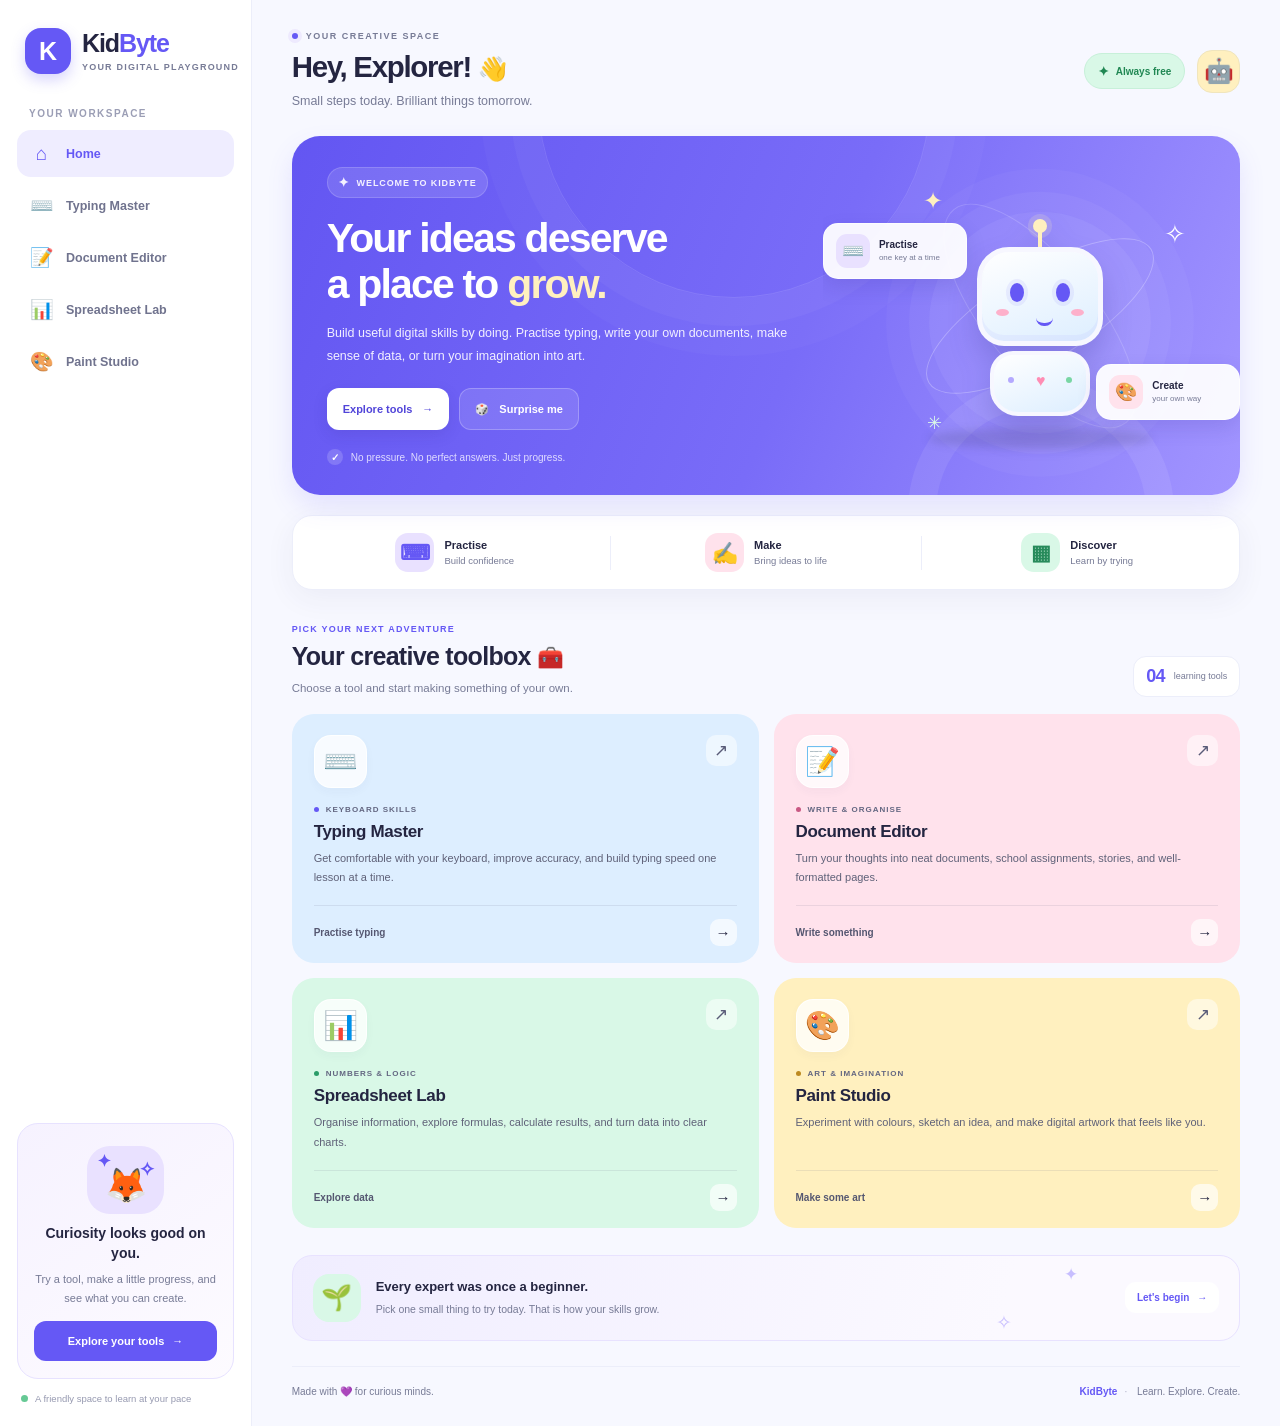
<file: index.html>
<!DOCTYPE html>
<html lang="en">
<head>
  <meta charset="UTF-8">
  <meta name="viewport" content="width=device-width, initial-scale=1.0">
  <meta name="theme-color" content="#F7F8FF">
  <meta name="description" content="KidByte is a playful digital playground for students to practise typing, write documents, work with spreadsheets, and create digital art.">
  <title>KidByte — Learn, Explore, Create</title>
  <link rel="stylesheet" href="style.css">
  <script src="app.js" defer></script>
</head>
<body>
  <a class="skip-link" href="#mainContent">Skip to content</a>
  <div class="app" id="home">
    <aside class="sidebar" aria-label="KidByte workspace">
      <a class="brand" href="index.html" aria-label="KidByte home">
        <span class="brand-icon" aria-hidden="true">K</span>
        <span class="brand-copy">
          <span class="brand-name">Kid<span>Byte</span></span>
          <span class="brand-tagline">YOUR DIGITAL PLAYGROUND</span>
        </span>
      </a>

      <nav class="workspace-nav" aria-label="Main navigation">
        <p class="menu-label">YOUR WORKSPACE</p>
        <ul class="nav-list">
          <li><a class="nav-button active" href="index.html" aria-current="page"><span class="nav-icon" aria-hidden="true">⌂</span><span>Home</span></a></li>
          <li><a class="nav-button" href="typing.html"><span class="nav-icon" aria-hidden="true">⌨️</span><span>Typing Master</span><span class="nav-arrow" aria-hidden="true">↗</span></a></li>
          <li><a class="nav-button" href="document.html"><span class="nav-icon" aria-hidden="true">📝</span><span>Document Editor</span><span class="nav-arrow" aria-hidden="true">↗</span></a></li>
          <li><a class="nav-button" href="spreadsheet.html"><span class="nav-icon" aria-hidden="true">📊</span><span>Spreadsheet Lab</span><span class="nav-arrow" aria-hidden="true">↗</span></a></li>
          <li><a class="nav-button" href="paint.html"><span class="nav-icon" aria-hidden="true">🎨</span><span>Paint Studio</span><span class="nav-arrow" aria-hidden="true">↗</span></a></li>
        </ul>
      </nav>

      <div class="sidebar-bottom">
        <div class="help-card">
          <div class="help-orbit" aria-hidden="true"><span>✦</span><span>✧</span><span>🦊</span></div>
          <h2>Curiosity looks good on you.</h2>
          <p>Try a tool, make a little progress, and see what you can create.</p>
          <a class="help-button" href="#toolsSection">Explore your tools <span aria-hidden="true">→</span></a>
        </div>
        <p class="sidebar-note"><span class="status-dot" aria-hidden="true"></span> A friendly space to learn at your pace</p>
      </div>
    </aside>

    <main class="main" id="mainContent">
      <header class="topbar">
        <div class="topbar-left">
          <p class="eyebrow"><span class="eyebrow-dot" aria-hidden="true"></span> YOUR CREATIVE SPACE</p>
          <h1>Hey, Explorer! <span class="wave" aria-hidden="true">👋</span></h1>
          <p class="topbar-subtitle">Small steps today. Brilliant things tomorrow.</p>
        </div>
        <div class="topbar-right">
          <span class="free-badge"><span aria-hidden="true">✦</span> Always free</span>
          <div class="avatar" aria-label="KidByte friendly robot mascot" role="img">🤖</div>
        </div>
      </header>

      <section class="hero" aria-labelledby="heroTitle">
        <div class="hero-copy">
          <span class="hero-kicker"><span aria-hidden="true">✦</span> WELCOME TO KIDBYTE</span>
          <h2 id="heroTitle">Your ideas deserve<br class="desktop-break"> a place to <span>grow.</span></h2>
          <p>Build useful digital skills by doing. Practise typing, write your own documents, make sense of data, or turn your imagination into art.</p>
          <div class="hero-actions">
            <a class="button button-light" href="#toolsSection">Explore tools <span aria-hidden="true">→</span></a>
            <button class="button button-glass" id="randomButton" type="button"><span aria-hidden="true">🎲</span> Surprise me</button>
          </div>
          <div class="hero-footnote"><span class="sparkle-check" aria-hidden="true">✓</span> No pressure. No perfect answers. Just progress.</div>
        </div>
        <div class="hero-art" aria-hidden="true">
          <div class="art-halo"></div>
          <div class="art-star star-one">✦</div>
          <div class="art-star star-two">✧</div>
          <div class="art-star star-three">✳</div>
          <div class="art-orbit orbit-one"></div>
          <div class="art-orbit orbit-two"></div>
          <div class="float-card float-card-left"><span class="float-icon">⌨️</span><span><b>Practise</b><small>one key at a time</small></span></div>
          <div class="float-card float-card-right"><span class="float-icon">🎨</span><span><b>Create</b><small>your own way</small></span></div>
          <div class="robot-stage"><div class="robot-antenna"></div><div class="robot-face"><span class="robot-eye eye-left"></span><span class="robot-eye eye-right"></span><span class="robot-cheek cheek-left"></span><span class="robot-cheek cheek-right"></span><span class="robot-mouth"></span></div><div class="robot-body"><span class="robot-heart">♥</span><span class="robot-button button-a"></span><span class="robot-button button-b"></span></div></div>
          <div class="art-base"></div>
        </div>
      </section>

      <section class="quick-strip" aria-label="What you can do on KidByte">
        <div class="quick-item"><span class="quick-icon quick-purple" aria-hidden="true">⌨</span><span><b>Practise</b><small>Build confidence</small></span></div>
        <span class="quick-divider" aria-hidden="true"></span>
        <div class="quick-item"><span class="quick-icon quick-pink" aria-hidden="true">✍</span><span><b>Make</b><small>Bring ideas to life</small></span></div>
        <span class="quick-divider" aria-hidden="true"></span>
        <div class="quick-item"><span class="quick-icon quick-green" aria-hidden="true">▦</span><span><b>Discover</b><small>Learn by trying</small></span></div>
      </section>

      <section class="tools-section" id="toolsSection" aria-labelledby="toolsTitle">
        <div class="section-heading">
          <div>
            <p class="section-eyebrow">PICK YOUR NEXT ADVENTURE</p>
            <h2 id="toolsTitle">Your creative toolbox <span aria-hidden="true">🧰</span></h2>
            <p class="section-description">Choose a tool and start making something of your own.</p>
          </div>
          <span class="tool-count"><strong>04</strong><span>learning tools</span></span>
        </div>

        <div class="tools-grid">
          <a class="tool-card card-blue" href="typing.html" data-tool="Typing Master" aria-label="Open Typing Master">
            <div class="tool-card-top"><span class="tool-icon" aria-hidden="true">⌨️</span><span class="tool-card-arrow" aria-hidden="true">↗</span></div>
            <div class="tool-card-content"><div class="card-meta"><span class="meta-dot"></span> KEYBOARD SKILLS</div><h3>Typing Master</h3><p>Get comfortable with your keyboard, improve accuracy, and build typing speed one lesson at a time.</p></div>
            <div class="card-bottom"><span>Practise typing</span><span class="card-cta" aria-hidden="true">→</span></div>
          </a>

          <a class="tool-card card-pink" href="document.html" data-tool="Document Editor" aria-label="Open Document Editor">
            <div class="tool-card-top"><span class="tool-icon" aria-hidden="true">📝</span><span class="tool-card-arrow" aria-hidden="true">↗</span></div>
            <div class="tool-card-content"><div class="card-meta"><span class="meta-dot"></span> WRITE & ORGANISE</div><h3>Document Editor</h3><p>Turn your thoughts into neat documents, school assignments, stories, and well-formatted pages.</p></div>
            <div class="card-bottom"><span>Write something</span><span class="card-cta" aria-hidden="true">→</span></div>
          </a>

          <a class="tool-card card-green" href="spreadsheet.html" data-tool="Spreadsheet Lab" aria-label="Open Spreadsheet Lab">
            <div class="tool-card-top"><span class="tool-icon" aria-hidden="true">📊</span><span class="tool-card-arrow" aria-hidden="true">↗</span></div>
            <div class="tool-card-content"><div class="card-meta"><span class="meta-dot"></span> NUMBERS & LOGIC</div><h3>Spreadsheet Lab</h3><p>Organise information, explore formulas, calculate results, and turn data into clear charts.</p></div>
            <div class="card-bottom"><span>Explore data</span><span class="card-cta" aria-hidden="true">→</span></div>
          </a>

          <a class="tool-card card-yellow" href="paint.html" data-tool="Paint Studio" aria-label="Open Paint Studio">
            <div class="tool-card-top"><span class="tool-icon" aria-hidden="true">🎨</span><span class="tool-card-arrow" aria-hidden="true">↗</span></div>
            <div class="tool-card-content"><div class="card-meta"><span class="meta-dot"></span> ART & IMAGINATION</div><h3>Paint Studio</h3><p>Experiment with colours, sketch an idea, and make digital artwork that feels like you.</p></div>
            <div class="card-bottom"><span>Make some art</span><span class="card-cta" aria-hidden="true">→</span></div>
          </a>
        </div>
      </section>

      <section class="closing-banner" aria-label="A little encouragement">
        <div class="closing-icon" aria-hidden="true">🌱</div>
        <div><h2>Every expert was once a beginner.</h2><p>Pick one small thing to try today. That is how your skills grow.</p></div>
        <a href="#toolsSection" class="closing-link">Let's begin <span aria-hidden="true">→</span></a>
        <span class="closing-decoration decoration-one" aria-hidden="true">✦</span><span class="closing-decoration decoration-two" aria-hidden="true">✧</span>
      </section>

      <footer class="footer">
        <p>Made with <span aria-label="love">💜</span> for curious minds.</p>
        <p><strong>KidByte</strong><span class="footer-separator">·</span> Learn. Explore. Create.</p>
      </footer>
    </main>
  </div>

  <div class="toast" id="toast" role="status" aria-live="polite"></div>
</body>
</html>
</file>
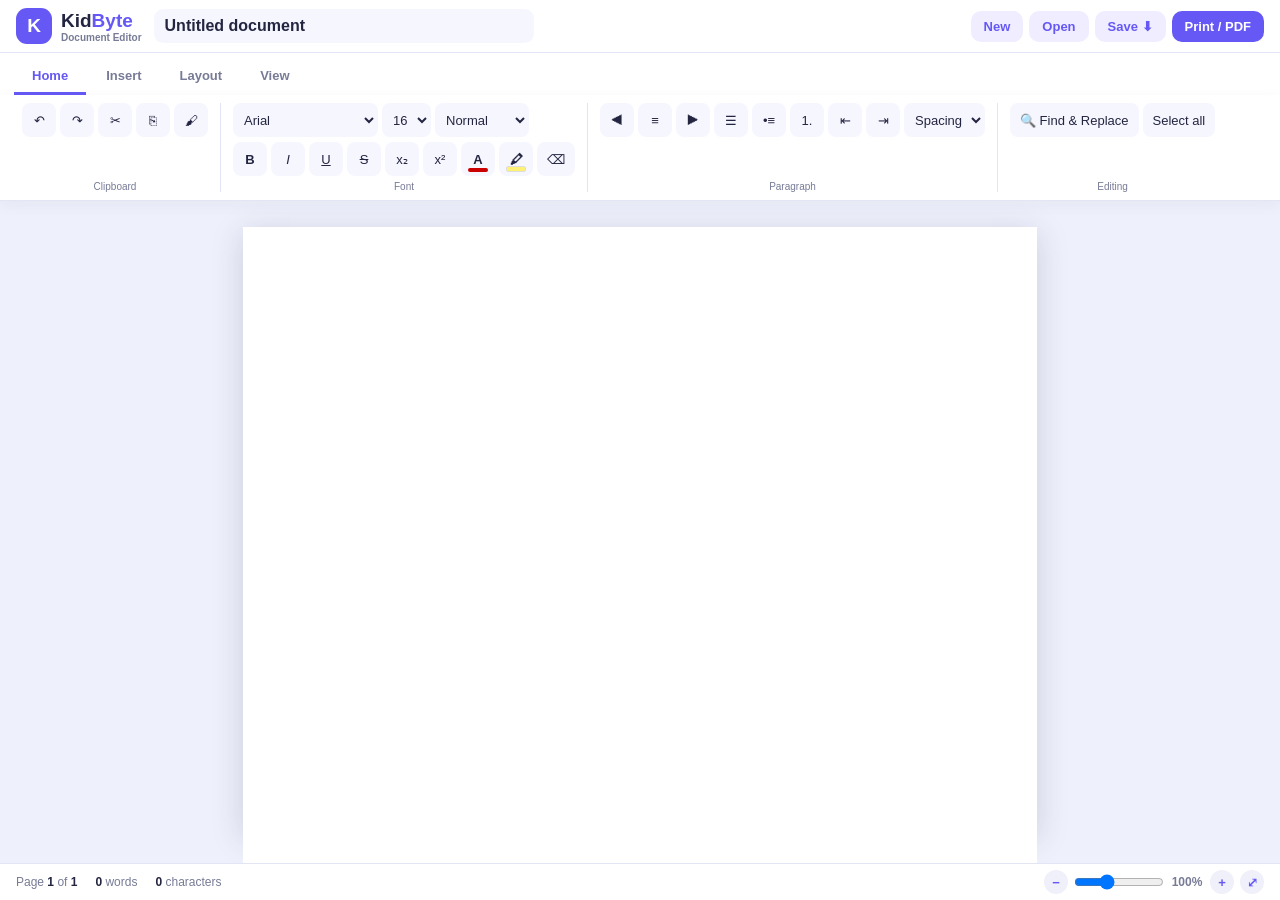
<file: document.html>
<!DOCTYPE html>
<html lang="en">
<head>
<meta charset="UTF-8">
<meta name="viewport" content="width=device-width, initial-scale=1">
<meta name="theme-color" content="#6558f5">
<title>Document Editor | KidByte</title>
<link rel="stylesheet" href="document.css">
</head>
<body>
<style id="pg"></style>

<header class="top">
  <a class="brand" href="index.html"><span class="logo">K</span><span>Kid<b>Byte</b><small>Document Editor</small></span></a>
  <input id="docTitle" value="Untitled document" aria-label="Document title">
  <div class="acts">
    <button data-act="new">New</button>
    <button data-act="open">Open</button>
    <button data-act="save">Save ⬇</button>
    <button data-act="print" class="pri">Print / PDF</button>
  </div>
</header>

<nav class="tabs">
  <button class="tab on" data-tab="home">Home</button>
  <button class="tab" data-tab="insert">Insert</button>
  <button class="tab" data-tab="layout">Layout</button>
  <button class="tab" data-tab="view">View</button>
</nav>

<div class="ribbon">
  <div class="panel on" id="p-home">
    <div class="grp"><div class="row">
      <button data-cmd="undo" title="Undo (Ctrl+Z)">↶</button><button data-cmd="redo" title="Redo (Ctrl+Y)">↷</button>
      <button data-cmd="cut" title="Cut">✂</button><button data-cmd="copy" title="Copy">⎘</button>
      <button data-act="paint" title="Format Painter">🖌</button></div><span class="gl">Clipboard</span></div>
    <div class="grp"><div class="row">
      <select id="fontName" title="Font"><option>Arial</option><option>Times New Roman</option><option>Georgia</option><option>Verdana</option><option>Trebuchet MS</option><option>Tahoma</option><option>Courier New</option><option>Comic Sans MS</option></select>
      <select id="fontSize" title="Size"><option>10</option><option>12</option><option>14</option><option selected>16</option><option>18</option><option>20</option><option>24</option><option>28</option><option>32</option><option>40</option><option>48</option><option>72</option></select>
      <select id="block" title="Style"><option value="p">Normal</option><option value="h1">Heading 1</option><option value="h2">Heading 2</option><option value="h3">Heading 3</option><option value="blockquote">Quote</option><option value="pre">Code</option></select></div>
      <div class="row">
      <button data-cmd="bold" title="Bold (Ctrl+B)"><b>B</b></button><button data-cmd="italic" title="Italic (Ctrl+I)"><i>I</i></button>
      <button data-cmd="underline" title="Underline (Ctrl+U)"><u>U</u></button><button data-cmd="strikeThrough" title="Strikethrough"><s>S</s></button>
      <button data-cmd="subscript" title="Subscript">x₂</button><button data-cmd="superscript" title="Superscript">x²</button>
      <label class="clr" title="Text colour">A<input type="color" id="fore" value="#000000"></label>
      <label class="clr hl" title="Highlight">🖍<input type="color" id="back" value="#fff176"></label>
      <button data-cmd="removeFormat" title="Clear formatting">⌫</button></div><span class="gl">Font</span></div>
    <div class="grp"><div class="row">
      <button data-cmd="justifyLeft" title="Align left">⯇</button><button data-cmd="justifyCenter" title="Centre">≡</button>
      <button data-cmd="justifyRight" title="Align right">⯈</button><button data-cmd="justifyFull" title="Justify">☰</button>
      <button data-cmd="insertUnorderedList" title="Bullets">•≡</button><button data-cmd="insertOrderedList" title="Numbering">1.</button>
      <button data-cmd="outdent" title="Decrease indent">⇤</button><button data-cmd="indent" title="Increase indent">⇥</button>
      <select id="lh" title="Line spacing"><option value="">Spacing</option><option>1</option><option>1.15</option><option>1.5</option><option>2</option><option>2.5</option></select></div><span class="gl">Paragraph</span></div>
    <div class="grp"><div class="row"><button data-act="find">🔍 Find &amp; Replace</button><button data-cmd="selectAll">Select all</button></div><span class="gl">Editing</span></div>
  </div>

  <div class="panel" id="p-insert">
    <div class="grp"><div class="row">
      <button data-act="img">🖼 From my computer</button><button data-act="imgSearch">🔎 Search Google Images</button></div>
      <div class="row"><select id="imgW" title="Picture size"><option>Picture size</option><option value="25">25%</option><option value="50">50%</option><option value="75">75%</option><option value="100">100%</option></select>
      <select id="imgWrap" title="Picture position"><option>Picture position</option><option value="none">In line (with text)</option><option value="left">Float left</option><option value="right">Float right</option></select></div><span class="gl">Pictures</span></div>
    <div class="grp"><div class="row">
      <button data-act="shapes">◆ Shapes</button><button data-act="icons">🔖 Icons</button><button data-act="stickers">🎉 Stickers</button></div><span class="gl">Shapes, icons &amp; stickers</span></div>
    <div class="grp"><div class="row"><button data-act="textbox">🔤 Text box</button></div><span class="gl">Text box</span></div>
    <div class="grp"><div class="row">
      <select id="chartTheme" title="Chart colour theme"><option value="purple">Purple</option><option value="ocean">Ocean</option><option value="forest">Forest</option><option value="sunset">Sunset</option><option value="candy">Candy</option><option value="mono">Mono</option></select>
      <button data-act="charts">📊 Charts &amp; Diagrams</button></div><span class="gl">Charts &amp; diagrams</span></div>
    <div class="grp"><div class="row"><button data-act="table">▦ Table</button><button data-act="row">+ Row</button><button data-act="col">+ Column</button><button data-act="delTable">🗑 Table</button></div><span class="gl">Tables</span></div>
    <div class="grp"><div class="row"><button data-act="hr">― Line</button><button data-act="date">📅 Date</button>
      <select id="sym" title="Symbols"><option>Ω Symbol</option><option>©</option><option>®</option><option>™</option><option>€</option><option>£</option><option>₹</option><option>°</option><option>±</option><option>×</option><option>÷</option><option>≠</option><option>≤</option><option>≥</option><option>∞</option><option>π</option><option>√</option><option>←</option><option>→</option><option>★</option><option>♥</option><option>✓</option></select></div><span class="gl">Elements</span></div>
  </div>

  <div class="panel" id="p-layout">
    <div class="grp"><div class="row">
      <select id="margin" title="Margins"><option value="48">Narrow margins</option><option value="96" selected>Normal margins</option><option value="144">Wide margins</option></select>
      <select id="orient" title="Orientation"><option value="portrait">Portrait</option><option value="landscape">Landscape</option></select>
      <label class="clr" title="Page colour">🎨<input type="color" id="pageColor" value="#ffffff"></label></div><span class="gl">Page setup (A4) — applies to every page</span></div>
    <div class="grp"><div class="row">
      <button data-act="hf">📄 Header &amp; Footer</button>
      <select id="border" title="Page border"><option value="none">No border</option><option value="simple">Simple line</option><option value="rounded">Rounded</option><option value="double">Double line</option><option value="shadow">Soft shadow</option></select></div><span class="gl">Headers, footers &amp; borders — applies to every page</span></div>
  </div>

  <div class="panel" id="p-view">
    <div class="grp"><div class="row"><button data-act="find">🔍 Find &amp; Replace</button><button data-act="print">🖨 Print preview</button></div><span class="gl">Tools</span></div>
  </div>
</div>

<div id="findBar" class="findbar">
  <input id="fIn" placeholder="Find…"><input id="rIn" placeholder="Replace with…">
  <button id="fNext">Find next</button><button id="fRep">Replace</button><button id="fAll">Replace all</button><button data-act="find">✕</button>
</div>

<main id="stage" class="stage"><div id="sheet" class="sheet">
  <div id="editor" contenteditable="true" spellcheck="true" aria-label="Document"><p><br></p></div>
  <div id="pageDeco" aria-hidden="true"></div>
</div></main>

<footer class="status">
  <span>Page <b id="sPage">1</b> of <b id="sPages">1</b></span><span><b id="sWords">0</b> words</span><span><b id="sChars">0</b> characters</span>
  <div class="zoomBar">
    <button id="zOut" title="Zoom out">−</button>
    <input type="range" id="zoom2" min="50" max="200" value="100" title="Zoom">
    <span id="zoomPct">100%</span>
    <button id="zIn" title="Zoom in">+</button>
    <button id="zFit" title="Fit to screen">⤢</button>
  </div>
</footer>

<div id="picker" class="picker">
  <div class="pickerHead"><b id="pickerTitle">Shapes</b><button id="pickerClose">✕</button></div>
  <div id="pickerGrid" class="pickerGrid"></div>
</div>
<div id="pickerBack" class="pickerBack"></div>

<div id="hfModal" class="modal">
  <div class="modalCard">
    <h3>Header, footer &amp; page numbers</h3>
    <label>Header text<input id="hfHeader" placeholder="e.g. My Project"></label>
    <label>Footer text<input id="hfFooter" placeholder="e.g. Your name"></label>
    <label class="chk"><input type="checkbox" id="hfPageNum"> Show page numbers in footer</label>
    <div class="modalActs"><button id="hfCancel">Cancel</button><button id="hfOk" class="pri">Apply</button></div>
  </div>
</div>
<div id="modalBack" class="pickerBack"></div>

<input type="file" id="imgIn" accept="image/*" hidden>
<input type="file" id="fileIn" accept=".html,.htm,.txt" hidden>
<div id="toast" class="toast" role="status"></div>
<script src="document.js"></script>
</body>
</html>
</file>
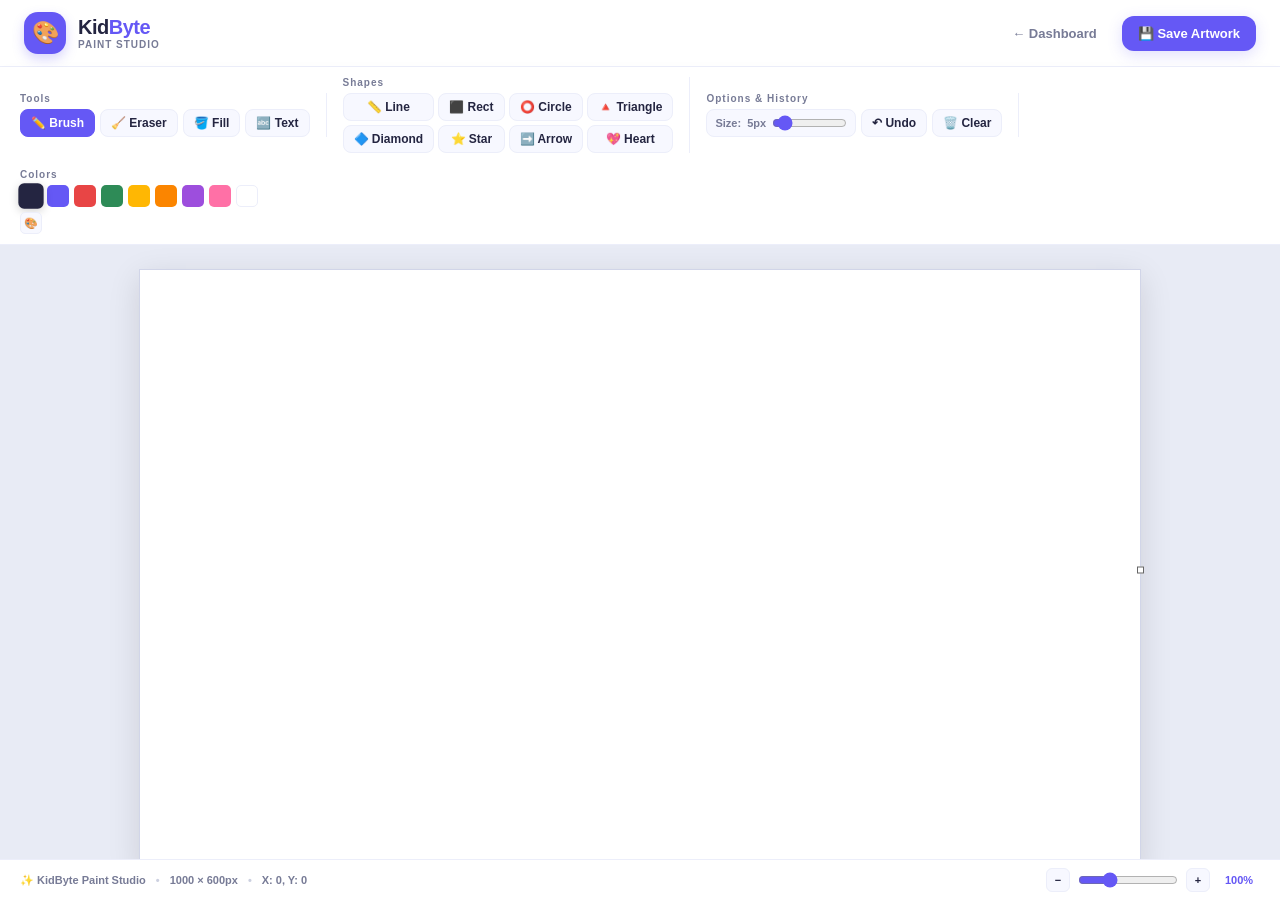
<file: paint.html>
<!DOCTYPE html>
<html lang="en">
<head>
    <meta charset="UTF-8">
    <meta name="viewport" content="width=device-width, initial-scale=1.0">
    <meta name="theme-color" content="#F7F8FF">
    <title>Paint Studio | KidByte</title>
    <link rel="stylesheet" href="paint.css">
</head>
<body>

<div class="app-layout">

    <!-- TOP HEADER -->
    <header class="topbar">
        <div class="brand">
            <div class="brand-icon" aria-hidden="true">🎨</div>
            <div>
                <div class="brand-name">Kid<span>Byte</span></div>
                <div class="brand-tagline">PAINT STUDIO</div>
            </div>
        </div>

        <div class="topbar-actions">
            <a href="index.html" class="dashboard-link">← Dashboard</a>
            <button id="saveImgBtn" class="primary-action">💾 Save Artwork</button>
        </div>
    </header>

    <!-- TOOLBAR RIBBON -->
    <section class="ribbon-toolbar" aria-label="Drawing Tools">
        
        <!-- TOOLS GROUP -->
        <div class="tool-group">
            <span class="tool-group-title">Tools</span>
            <div class="tool-row">
                <button class="tool-btn active" data-tool="brush" title="Brush">✏️ Brush</button>
                <button class="tool-btn" data-tool="eraser" title="Eraser">🧹 Eraser</button>
                <button class="tool-btn" data-tool="fill" title="Paint Bucket Fill">🪣 Fill</button>
                <button class="tool-btn" data-tool="text" title="Add Text">🔤 Text</button>
            </div>
        </div>

        <!-- EXTENDED SHAPES GROUP (8 SHAPES) -->
        <div class="tool-group">
            <span class="tool-group-title">Shapes</span>
            <div class="tool-row shapes-grid">
                <button class="tool-btn" data-tool="line" title="Straight Line">📏 Line</button>
                <button class="tool-btn" data-tool="rectangle" title="Rectangle">⬛ Rect</button>
                <button class="tool-btn" data-tool="circle" title="Circle">⭕ Circle</button>
                <button class="tool-btn" data-tool="triangle" title="Triangle">🔺 Triangle</button>
                <button class="tool-btn" data-tool="diamond" title="Diamond">🔷 Diamond</button>
                <button class="tool-btn" data-tool="star" title="Star">⭐ Star</button>
                <button class="tool-btn" data-tool="arrow" title="Right Arrow">➡️ Arrow</button>
                <button class="tool-btn" data-tool="heart" title="Heart">💖 Heart</button>
            </div>
        </div>

        <!-- BRUSH SIZE & ACTIONS -->
        <div class="tool-group">
            <span class="tool-group-title">Options & History</span>
            <div class="tool-row">
                <label class="size-label">
                    Size: <span id="sizeVal">5px</span>
                    <input type="range" id="brushSize" min="1" max="50" value="5">
                </label>
                <button class="action-btn" id="undoBtn" title="Undo">↶ Undo</button>
                <button class="action-btn" id="clearBtn" title="Clear Canvas">🗑️ Clear</button>
            </div>
        </div>

        <!-- COLOR PALETTE -->
        <div class="tool-group color-group">
            <span class="tool-group-title">Colors</span>
            <div class="tool-row colors-row">
                <button class="color-swatch active" style="background: #242541;" data-color="#242541"></button>
                <button class="color-swatch" style="background: #6558F5;" data-color="#6558F5"></button>
                <button class="color-swatch" style="background: #E84545;" data-color="#E84545"></button>
                <button class="color-swatch" style="background: #2E8B57;" data-color="#2E8B57"></button>
                <button class="color-swatch" style="background: #FFB703;" data-color="#FFB703"></button>
                <button class="color-swatch" style="background: #FB8500;" data-color="#FB8500"></button>
                <button class="color-swatch" style="background: #9d4edd;" data-color="#9d4edd"></button>
                <button class="color-swatch" style="background: #ff70a6;" data-color="#ff70a6"></button>
                <button class="color-swatch" style="background: #FFFFFF; border: 1px solid var(--border);" data-color="#FFFFFF"></button>
                
                <label class="color-picker-label" title="Custom Color">
                    🎨 <input type="color" id="customColorPicker" value="#242541">
                </label>
            </div>
        </div>

    </section>

    <!-- MAIN CANVAS WORKSPACE (FIXED TOP MARGIN GAP) -->
    <main class="canvas-workspace" id="canvasWorkspace">
        <div class="canvas-sheet-wrapper" id="canvasWrapper">
            <canvas id="paintCanvas" width="1000" height="600"></canvas>
            <div class="canvas-handle handle-br"></div>
            <div class="canvas-handle handle-r"></div>
            <div class="canvas-handle handle-b"></div>
        </div>
    </main>

    <!-- FOOTER / STATUS BAR WITH DEDICATED SHEET ZOOM CONTROLS -->
    <footer class="statusbar">
        <div class="status-left">
            <span>✨ KidByte Paint Studio</span>
            <span class="status-divider">•</span>
            <span id="canvasDim">1000 × 600px</span>
            <span class="status-divider">•</span>
            <span id="canvasCoords">X: 0, Y: 0</span>
        </div>

        <div class="status-zoom-controls">
            <button id="zoomOutBtn" class="zoom-btn" title="Zoom Out Sheet">−</button>
            <input type="range" id="zoomSlider" min="20" max="300" value="100" title="Sheet Zoom Level">
            <button id="zoomInBtn" class="zoom-btn" title="Zoom In Sheet">+</button>
            <button id="zoomResetBtn" class="zoom-text-btn" title="Reset Sheet Zoom">100%</button>
        </div>
    </footer>

</div>

<!-- NOTIFICATION TOAST -->
<div class="toast" id="toast" role="status" aria-live="polite"></div>

<script src="paint.js"></script>
</body>
</html>
</file>
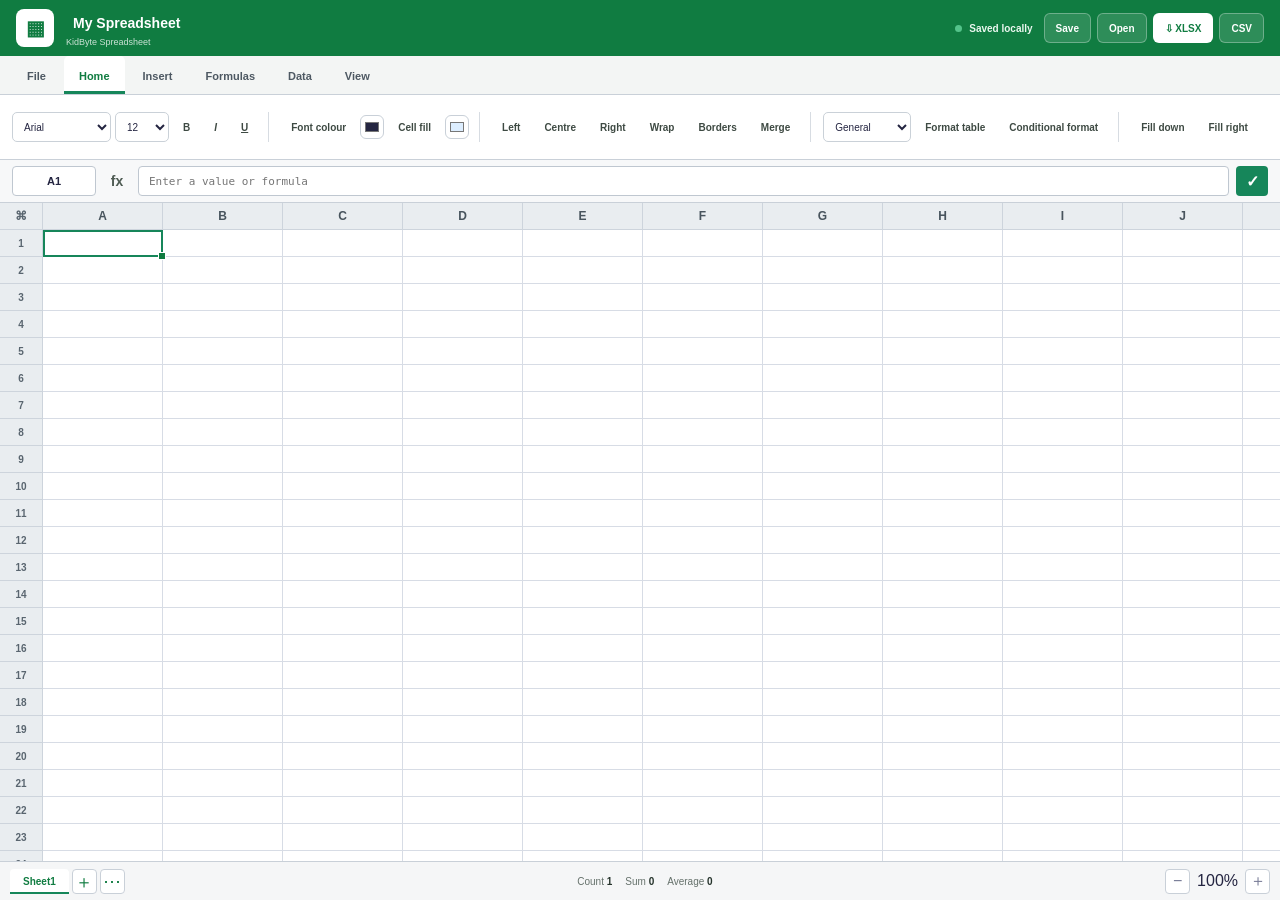
<file: spreadsheet.html>
<!doctype html>
<html lang="en">
<head>
  <meta charset="utf-8">
  <meta name="viewport" content="width=device-width, initial-scale=1">
  <meta name="theme-color" content="#16865A">
  <meta name="description" content="KidByte Spreadsheet — a simple, Excel-style spreadsheet editor.">
  <title>KidByte Spreadsheet</title>
  <link rel="stylesheet" href="spreadsheet.css">
</head>
<body class="spreadsheet-workspace">
  <main class="main-area" aria-label="Spreadsheet workspace">
    <section id="mainContent" class="main-content" aria-live="polite"></section>
  </main>
  <input id="fileInput" type="file" accept=".csv,.txt,.xlsx" hidden>
  <div id="modalRoot"></div>
  <div id="toast" class="toast" role="status" aria-live="polite"></div>
  <script src="spreadsheet.js"></script>
</body>
</html>
</file>
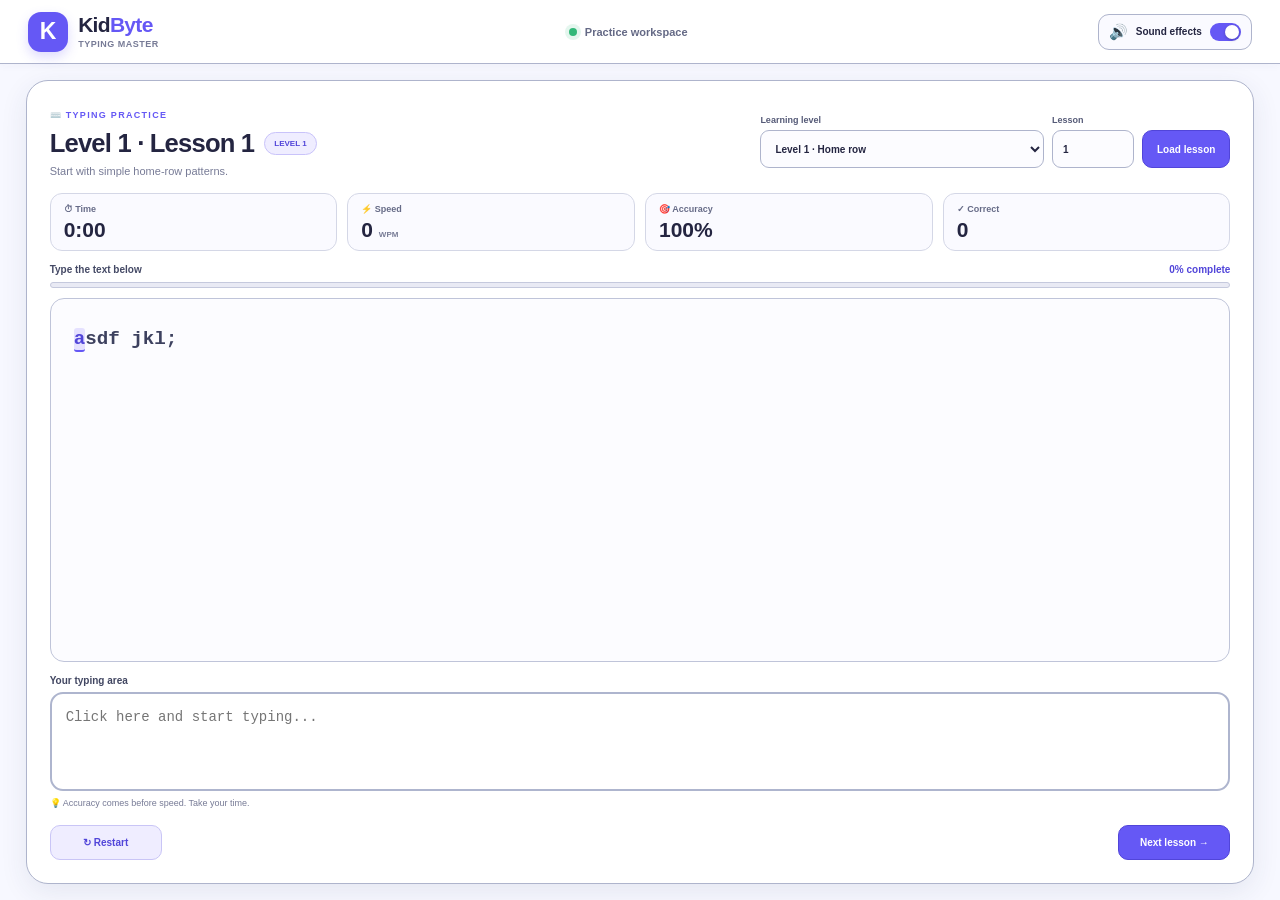
<file: typing.html>
<!DOCTYPE html>
<html lang="en">
<head>
  <meta charset="UTF-8">
  <meta name="viewport" content="width=device-width, initial-scale=1.0, viewport-fit=cover">
  <meta name="theme-color" content="#F7F8FF">
  <meta name="description" content="KidByte Typing Master — a focused, distraction-free typing practice app.">
  <title>Typing Master | KidByte</title>
  <link rel="stylesheet" href="typing.css">
  <script src="typing.js" defer></script>
</head>
<body>
  <header class="app-topbar">
    <a class="brand" href="index.html" aria-label="Return to KidByte home">
      <span class="brand-icon" aria-hidden="true">K</span>
      <span class="brand-copy">
        <span class="brand-name">Kid<span>Byte</span></span>
        <small>Typing Master</small>
      </span>
    </a>

    <div class="topbar-status" aria-label="Typing practice is ready">
      <span class="status-light"></span>
      <span>Practice workspace</span>
    </div>

    <div class="topbar-actions">
      <label class="sound-toggle" for="typingSoundToggle" title="Turn typing sound effects on or off">
        <span class="sound-icon" aria-hidden="true">🔊</span>
        <span class="sound-label">Sound effects</span>
        <input type="checkbox" id="typingSoundToggle" checked>
        <span class="toggle-track" aria-hidden="true"></span>
      </label>
      
    </div>
  </header>

  <main class="workspace">
    <section class="practice-card" aria-labelledby="currentLessonTitle">
      <div class="practice-top">
        <div class="title-block">
          <span class="eyebrow">⌨️ TYPING PRACTICE</span>
          <div class="title-line">
            <h1 id="currentLessonTitle">Level 1 · Lesson 1</h1>
            <span class="level-badge" id="levelBadge">LEVEL 1</span>
          </div>
          <p id="lessonDescription">Start with simple home-row patterns.</p>
        </div>

        <div class="lesson-controls" aria-label="Choose a typing lesson">
          <label>
            <span>Learning level</span>
            <select id="levelSelect">
              <option value="1">Level 1 · Home row</option>
              <option value="2">Level 2 · Letter practice</option>
              <option value="3">Level 3 · Words</option>
              <option value="4">Level 4 · Sentences</option>
              <option value="5">Level 5 · Punctuation</option>
              <option value="6">Level 6 · Numbers & symbols</option>
              <option value="7">Level 7 · Speed builder</option>
              <option value="8">Level 8 · Paragraphs</option>
              <option value="9">Level 9 · Advanced</option>
              <option value="10">Level 10 · Expert</option>
            </select>
          </label>
          <label class="lesson-number-label">
            <span>Lesson</span>
            <input id="lessonNumber" type="number" min="1" max="100" value="1" inputmode="numeric">
          </label>
          <button id="openLesson" class="button primary open-button" type="button">Load lesson</button>
        </div>
      </div>

      <div class="metrics" aria-label="Live typing results">
        <article class="metric">
          <span class="metric-label">⏱ Time</span>
          <strong id="timer">0:00</strong>
        </article>
        <article class="metric">
          <span class="metric-label">⚡ Speed</span>
          <strong><span id="currentWpm">0</span> <small>WPM</small></strong>
        </article>
        <article class="metric">
          <span class="metric-label">🎯 Accuracy</span>
          <strong id="currentAccuracy">100%</strong>
        </article>
        <article class="metric">
          <span class="metric-label">✓ Correct</span>
          <strong id="correctChars">0</strong>
        </article>
      </div>

      <section class="prompt-area" aria-label="Typing passage">
        <div class="prompt-heading">
          <span>Type the text below</span>
          <span id="progressText">0% complete</span>
        </div>
        <div class="progress-track" role="progressbar" aria-label="Lesson progress" aria-valuemin="0" aria-valuemax="100" aria-valuenow="0" id="progressTrack">
          <div id="progressBar"></div>
        </div>
        <div class="text-display" id="textDisplay" aria-label="Text to type"></div>
      </section>

      <section class="typing-area" aria-label="Typing input">
        <label class="input-label" for="typingInput">Your typing area</label>
        <textarea
          id="typingInput"
          rows="2"
          placeholder="Click here and start typing..."
          spellcheck="false"
          autocapitalize="off"
          autocomplete="off"
          autocorrect="off"
          aria-describedby="typingHint"
        ></textarea>
        <p class="typing-hint" id="typingHint" aria-live="polite">Accuracy comes before speed. Take your time.</p>
      </section>

      <div class="practice-bottom">
        <div class="practice-actions">
          <button class="button secondary" id="restartButton" type="button">↻ Restart</button>
          <button class="button primary next-button" id="nextButton" type="button">Next lesson →</button>
        </div>
        <div class="result-inline" id="resultPanel" hidden aria-live="polite">
          <span class="result-icon" aria-hidden="true">🎉</span>
          <span class="result-copy">
            <strong>Lesson complete!</strong>
            <small id="resultMessage">Great work.</small>
          </span>
          <span class="result-score"><b id="resultWpm">0 WPM</b><small id="resultAccuracy">100%</small></span>
          <button class="result-next" id="resultNextButton" type="button" aria-label="Try another lesson">→</button>
        </div>
      </div>
    </section>
  </main>

  <div id="toast" class="toast" role="status" aria-live="polite"></div>
</body>
</html>
</file>
<file: style.css>
:root {
  --primary: #6558F5;
  --primary-dark: #5145D9;
  --background: #F7F8FF;
  --surface: #FFFFFF;
  --text: #242541;
  --muted: #777B96;
  --border: #ECEEFA;
  --blue: #DDEEFF;
  --pink: #FFE2EC;
  --yellow: #FFF0BF;
  --green: #D9F8E7;
  --purple: #E9E1FF;
  --orange: #FFE5D2;
  --radius: 24px;
  --shadow: 0 8px 30px rgba(48, 50, 100, 0.06);
  --shadow-hover: 0 16px 38px rgba(48, 50, 100, 0.11);
}

* { box-sizing: border-box; margin: 0; padding: 0; }
html { scroll-behavior: smooth; scroll-padding-top: 24px; }
body { font-family: "Trebuchet MS", Arial, sans-serif; background: var(--background); color: var(--text); min-height: 100vh; }
body, button, a { -webkit-tap-highlight-color: transparent; }
button, input { font: inherit; }
button { cursor: pointer; }
a { color: inherit; }
a:focus-visible, button:focus-visible { outline: 3px solid #928BFF; outline-offset: 4px; }
.skip-link { position: fixed; top: 10px; left: 10px; z-index: 2000; padding: 11px 15px; color: white; background: var(--primary-dark); border-radius: 12px; transform: translateY(-160%); }
.skip-link:focus { transform: translateY(0); }

.app { display: grid; grid-template-columns: 252px minmax(0, 1fr); min-height: 100vh; max-width: 1920px; margin: 0 auto; }
.sidebar { display: flex; flex-direction: column; gap: 34px; min-width: 0; background: var(--surface); border-right: 1px solid var(--border); padding: 28px 17px 20px; }
.brand { display: flex; align-items: center; gap: 11px; padding: 0 8px; text-decoration: none; width: fit-content; }
.brand-icon { display: grid; place-items: center; width: 46px; height: 46px; flex: 0 0 46px; border-radius: 16px; background: var(--primary); color: #fff; font-size: 25px; font-weight: 900; box-shadow: 0 6px 14px rgba(101, 88, 245, .25); }
.brand-copy { display: flex; flex-direction: column; min-width: 0; }
.brand-name { font-size: 25px; font-weight: 900; letter-spacing: -1.1px; line-height: 1.05; }
.brand-name span { color: var(--primary); }
.brand-tagline { margin-top: 5px; color: var(--muted); font-size: 9px; font-weight: 800; letter-spacing: 1.2px; white-space: nowrap; }
.workspace-nav { min-width: 0; }
.menu-label { padding: 0 12px; margin-bottom: 11px; color: #9B9EB5; font-size: 10px; font-weight: 900; letter-spacing: 1.5px; }
.nav-list { list-style: none; display: flex; flex-direction: column; gap: 5px; }
.nav-button { display: flex; align-items: center; gap: 12px; width: 100%; min-height: 47px; padding: 11px 12px; border-radius: 14px; color: #70738E; text-decoration: none; font-size: 12.5px; font-weight: 800; transition: background .18s ease, color .18s ease, transform .18s ease; }
.nav-button:hover { background: #F4F2FF; color: var(--primary); transform: translateX(2px); }
.nav-button.active { background: #EFEDFF; color: var(--primary); }
.nav-icon { display: grid; place-items: center; width: 25px; flex: 0 0 25px; font-size: 19px; line-height: 1; }
.nav-arrow { margin-left: auto; color: #B5B4CA; font-size: 14px; opacity: 0; transition: opacity .18s ease; }
.nav-button:hover .nav-arrow { opacity: 1; }
.sidebar-bottom { margin-top: auto; }
.help-card { position: relative; overflow: hidden; padding: 22px 16px 17px; border: 1px solid #E7E2FF; border-radius: 21px; background: linear-gradient(145deg, #F6F2FF 0%, #FDFBFF 100%); text-align: center; }
.help-orbit { position: relative; display: grid; place-items: center; width: 77px; height: 68px; margin: 0 auto 10px; border-radius: 23px; background: var(--purple); }
.help-orbit > span:first-child, .help-orbit > span:nth-child(2) { position: absolute; color: var(--primary); font-weight: bold; }
.help-orbit > span:first-child { top: 5px; left: 10px; font-size: 17px; }
.help-orbit > span:nth-child(2) { top: 12px; right: 9px; font-size: 19px; }
.help-orbit > span:last-child { position: relative; margin-top: 9px; font-size: 34px; }
.help-card h2 { font-size: 14px; line-height: 1.4; }
.help-card p { margin: 7px 0 14px; color: var(--muted); font-size: 11px; line-height: 1.65; }
.help-button { display: flex; align-items: center; justify-content: center; gap: 8px; min-height: 40px; padding: 10px 12px; border-radius: 12px; background: var(--primary); color: #fff; text-decoration: none; font-size: 11px; font-weight: 900; transition: background .18s ease, transform .18s ease; }
.help-button:hover { background: var(--primary-dark); transform: translateY(-1px); }
.sidebar-note { display: flex; align-items: center; gap: 7px; padding: 13px 4px 0; color: #9699B0; font-size: 9.5px; line-height: 1.5; }
.status-dot, .eyebrow-dot, .meta-dot { display: inline-block; width: 7px; height: 7px; flex: 0 0 7px; border-radius: 50%; background: #66C995; }

.main { min-width: 0; padding: 31px clamp(22px, 3.1vw, 52px) 26px; overflow: hidden; }
.topbar { display: flex; align-items: center; justify-content: space-between; gap: 20px; margin-bottom: 25px; }
.topbar-left { min-width: 0; }
.eyebrow { display: flex; align-items: center; gap: 8px; color: var(--muted); font-size: 9px; font-weight: 900; letter-spacing: 1.5px; }
.eyebrow-dot { width: 6px; height: 6px; flex-basis: 6px; background: var(--primary); box-shadow: 0 0 0 4px #EEEAFE; }
.page-heading h1, .topbar h1 { margin-top: 10px; font-size: clamp(25px, 2.3vw, 33px); letter-spacing: -1.3px; line-height: 1.1; }
.wave { display: inline-block; font-size: .8em; transform-origin: 70% 70%; }
.topbar-subtitle { margin-top: 8px; color: var(--muted); font-size: 12.5px; line-height: 1.6; }
.topbar-right { display: flex; align-items: center; gap: 12px; flex: 0 0 auto; }
.free-badge { display: inline-flex; align-items: center; gap: 7px; min-height: 36px; padding: 9px 13px; border: 1px solid #C7F0D9; border-radius: 30px; background: var(--green); color: #208753; font-size: 10px; font-weight: 900; white-space: nowrap; }
.free-badge span { font-size: 13px; }
.avatar { display: grid; place-items: center; width: 43px; height: 43px; border: 1px solid #F0E5BD; border-radius: 15px; background: var(--yellow); font-size: 24px; }

.hero { position: relative; display: grid; grid-template-columns: minmax(0, 1.12fr) minmax(260px, .88fr); align-items: center; min-height: 318px; margin-bottom: 20px; overflow: hidden; isolation: isolate; border-radius: 28px; background: linear-gradient(112deg, #6356F2 0%, #796CF8 54%, #A295FF 100%); box-shadow: 0 12px 26px rgba(101, 88, 245, .13); color: #fff; }
.hero::before { content: ""; position: absolute; z-index: -1; width: 390px; height: 390px; top: -230px; left: 26%; border: 1px solid rgba(255,255,255,.12); border-radius: 50%; box-shadow: 0 0 0 28px rgba(255,255,255,.035), 0 0 0 58px rgba(255,255,255,.025); }
.hero::after { content: ""; position: absolute; z-index: -1; width: 210px; height: 210px; right: 7%; bottom: -150px; border: 28px solid rgba(255,255,255,.08); border-radius: 50%; }
.hero-copy { z-index: 2; max-width: 620px; padding: 31px 0 30px 35px; }
.hero-kicker { display: inline-flex; align-items: center; gap: 7px; padding: 7px 10px; border: 1px solid rgba(255,255,255,.16); border-radius: 20px; background: rgba(255,255,255,.13); color: #F4F1FF; font-size: 9px; font-weight: 900; letter-spacing: .9px; }
.hero-kicker span { font-size: 13px; }
.hero h2 { margin-top: 18px; font-size: clamp(29px, 3.2vw, 43px); font-weight: 900; line-height: 1.12; letter-spacing: -1.8px; }
.hero h2 span { color: #FFF0BF; }
.hero-copy > p { max-width: 470px; margin-top: 14px; color: #F2F0FF; font-size: 12.5px; line-height: 1.85; }
.hero-actions { display: flex; flex-wrap: wrap; gap: 10px; margin-top: 20px; }
.button { display: inline-flex; align-items: center; justify-content: center; gap: 10px; min-height: 42px; padding: 11px 15px; border: 1px solid transparent; border-radius: 12px; text-decoration: none; font-size: 11px; font-weight: 900; transition: transform .18s ease, background .18s ease, box-shadow .18s ease; }
.button:hover { transform: translateY(-2px); }
.button-light { background: #fff; color: var(--primary-dark); box-shadow: 0 5px 15px rgba(42, 34, 129, .12); }
.button-light:hover { background: #F8F6FF; }
.button-glass { border-color: rgba(255,255,255,.24); background: rgba(255,255,255,.12); color: #fff; }
.button-glass:hover { background: rgba(255,255,255,.2); }
.hero-footnote { display: flex; align-items: center; gap: 8px; margin-top: 19px; color: #E0DCFF; font-size: 10px; line-height: 1.5; }
.sparkle-check { display: grid; place-items: center; width: 16px; height: 16px; border-radius: 50%; background: rgba(255,255,255,.17); color: #fff; font-size: 10px; font-weight: 900; }

/* Illustration is CSS-built to avoid external image dependencies. */
.hero-art { position: relative; align-self: stretch; min-height: 300px; overflow: hidden; }
.art-halo { position: absolute; top: 50%; left: 52%; width: 222px; height: 222px; transform: translate(-50%,-47%); border-radius: 50%; background: rgba(255,255,255,.12); box-shadow: 0 0 0 20px rgba(255,255,255,.045), 0 0 0 43px rgba(255,255,255,.03); }
.art-orbit { position: absolute; top: 50%; left: 52%; width: 260px; height: 92px; border: 1px solid rgba(255,255,255,.27); border-radius: 50%; transform: translate(-50%,-50%) rotate(-31deg); }
.orbit-two { width: 275px; height: 110px; transform: translate(-50%,-50%) rotate(51deg); border-color: rgba(255,255,255,.17); }
.art-star { position: absolute; z-index: 2; color: #FFF0BF; }
.star-one { top: 14%; left: 24%; font-size: 24px; }
.star-two { top: 23%; right: 13%; font-size: 26px; color: #fff; }
.star-three { bottom: 17%; left: 25%; font-size: 18px; color: #D9F8E7; }
.robot-stage { position: absolute; z-index: 1; top: 50%; left: 52%; width: 154px; height: 200px; transform: translate(-50%,-45%); filter: drop-shadow(0 16px 14px rgba(42, 34, 129, .2)); }
.robot-antenna { position: absolute; top: 0; left: 75px; width: 4px; height: 24px; border-radius: 8px; background: #FFF0BF; }
.robot-antenna::before { content: ""; position: absolute; top: -7px; left: -5px; width: 14px; height: 14px; border-radius: 50%; background: #FFF0BF; box-shadow: 0 0 0 5px rgba(255,240,191,.17); }
.robot-face { position: absolute; top: 21px; left: 14px; width: 126px; height: 99px; border: 5px solid #F7F7FF; border-radius: 32px 32px 27px 27px; background: linear-gradient(160deg, #FFFFFF, #DDEEFF); box-shadow: inset 0 -6px 0 rgba(101,88,245,.06); }
.robot-eye { position: absolute; top: 31px; width: 14px; height: 19px; border-radius: 50%; background: #6558F5; box-shadow: 0 0 0 4px rgba(101,88,245,.09); }
.eye-left { left: 28px; }.eye-right { right: 28px; }
.robot-cheek { position: absolute; top: 57px; width: 13px; height: 7px; border-radius: 50%; background: #FFA8C5; opacity: .9; }
.cheek-left { left: 14px; }.cheek-right { right: 14px; }
.robot-mouth { position: absolute; bottom: 15px; left: 54px; width: 17px; height: 8px; border-bottom: 3px solid #6558F5; border-radius: 0 0 10px 10px; }
.robot-body { position: absolute; top: 125px; left: 27px; width: 100px; height: 65px; border: 4px solid #F7F7FF; border-radius: 23px 23px 28px 28px; background: linear-gradient(160deg, #FFFFFF, #DDEEFF); }
.robot-heart { position: absolute; top: 17px; left: 42px; color: #FF8DB4; font-size: 16px; }
.robot-button { position: absolute; top: 22px; width: 6px; height: 6px; border-radius: 50%; background: #B4A9FF; }.button-a { left: 14px; }.button-b { right: 14px; background: #79D6A4; }
.art-base { position: absolute; bottom: 13%; left: 52%; width: 224px; height: 21px; transform: translateX(-50%); border-radius: 50%; background: rgba(36,37,65,.14); filter: blur(4px); }
.float-card { position: absolute; z-index: 4; display: flex; align-items: center; gap: 9px; min-width: 144px; padding: 10px 12px; border: 1px solid rgba(255,255,255,.7); border-radius: 15px; background: rgba(255,255,255,.94); color: var(--text); box-shadow: 0 8px 20px rgba(42,34,129,.13); }
.float-card-left { top: 24%; left: 0; }.float-card-right { right: 0; bottom: 21%; }
.float-icon { display: grid; place-items: center; width: 34px; height: 34px; border-radius: 11px; background: var(--purple); font-size: 18px; }
.float-card-right .float-icon { background: var(--pink); }
.float-card b, .float-card small { display: block; }.float-card b { font-size: 10px; }.float-card small { margin-top: 3px; color: var(--muted); font-size: 8px; white-space: nowrap; }

.quick-strip { display: grid; grid-template-columns: 1fr 1px 1fr 1px 1fr; align-items: center; gap: 15px; margin: 0 0 34px; padding: 17px 22px; border: 1px solid var(--border); border-radius: 20px; background: var(--surface); box-shadow: var(--shadow); }
.quick-item { display: flex; align-items: center; justify-content: center; gap: 10px; min-width: 0; }
.quick-icon { display: grid; place-items: center; width: 39px; height: 39px; flex: 0 0 39px; border-radius: 13px; font-size: 21px; font-weight: 900; }
.quick-purple { background: var(--purple); color: var(--primary); }.quick-pink { background: var(--pink); color: #B9507A; }.quick-green { background: var(--green); color: #278A5B; }
.quick-item b, .quick-item small { display: block; }.quick-item b { font-size: 11px; }.quick-item small { margin-top: 4px; color: var(--muted); font-size: 9.5px; }
.quick-divider { width: 1px; height: 34px; background: var(--border); }

.tools-section { scroll-margin-top: 20px; }
.section-heading { display: flex; justify-content: space-between; align-items: flex-end; gap: 18px; margin-bottom: 17px; }
.section-eyebrow { color: var(--primary); font-size: 9px; font-weight: 900; letter-spacing: 1.2px; }
.section-heading h2 { margin-top: 7px; font-size: clamp(20px, 2vw, 25px); line-height: 1.25; letter-spacing: -.7px; }
.section-heading h2 span { font-size: .86em; }
.section-description { margin-top: 6px; color: var(--muted); font-size: 11.5px; line-height: 1.6; }
.tool-count { display: flex; align-items: center; gap: 9px; padding: 9px 12px; border: 1px solid var(--border); border-radius: 13px; background: #fff; white-space: nowrap; }
.tool-count strong { color: var(--primary); font-size: 18px; letter-spacing: -.7px; }.tool-count span { color: var(--muted); font-size: 9px; }
.tools-grid { display: grid; grid-template-columns: repeat(2, minmax(0, 1fr)); gap: 15px; }
.tool-card { display: flex; flex-direction: column; min-width: 0; min-height: 232px; padding: 20px 21px 16px; border: 1px solid transparent; border-radius: 22px; color: var(--text); text-decoration: none; transition: transform .2s ease, box-shadow .2s ease, border-color .2s ease; }
.tool-card:hover { transform: translateY(-4px); border-color: rgba(101,88,245,.12); box-shadow: var(--shadow-hover); }
.tool-card:active { transform: translateY(-1px) scale(.995); }
.card-blue { background: var(--blue); }.card-pink { background: var(--pink); }.card-green { background: var(--green); }.card-yellow { background: var(--yellow); }
.tool-card-top { display: flex; align-items: flex-start; justify-content: space-between; gap: 12px; margin-bottom: 17px; }
.tool-icon { display: grid; place-items: center; width: 53px; height: 53px; border: 1px solid rgba(255,255,255,.8); border-radius: 17px; background: rgba(255,255,255,.78); font-size: 28px; box-shadow: 0 4px 10px rgba(48,50,100,.035); }
.tool-card-arrow { display: grid; place-items: center; width: 31px; height: 31px; border-radius: 10px; background: rgba(255,255,255,.5); color: #595B78; font-size: 17px; transition: transform .18s ease, background .18s ease; }
.tool-card:hover .tool-card-arrow { transform: translate(2px,-2px); background: rgba(255,255,255,.88); }
.tool-card-content { flex: 1; }
.card-meta { display: flex; align-items: center; gap: 7px; margin-bottom: 8px; color: #636681; font-size: 8px; font-weight: 900; letter-spacing: 1px; }
.card-meta .meta-dot { width: 5px; height: 5px; flex-basis: 5px; background: #6558F5; }
.card-pink .meta-dot { background: #C95883; }.card-green .meta-dot { background: #2B9C68; }.card-yellow .meta-dot { background: #BD8A21; }
.tool-card h3 { font-size: 17px; letter-spacing: -.35px; }
.tool-card p { max-width: 440px; margin-top: 7px; color: #5F6178; font-size: 11px; line-height: 1.75; }
.card-bottom { display: flex; align-items: center; justify-content: space-between; gap: 12px; margin-top: 18px; padding-top: 13px; border-top: 1px solid rgba(89,91,120,.12); color: #555771; font-size: 10px; font-weight: 900; }
.card-cta { display: grid; place-items: center; width: 27px; height: 27px; border-radius: 9px; background: rgba(255,255,255,.65); color: var(--text); font-size: 15px; }
.tool-card.is-picked { animation: pickedPulse .9s ease; box-shadow: 0 0 0 3px rgba(101,88,245,.23), var(--shadow-hover); }
@keyframes pickedPulse { 0%,100% { transform: translateY(0); } 40% { transform: translateY(-5px); } }

.closing-banner { position: relative; display: flex; align-items: center; gap: 15px; margin-top: 27px; padding: 18px 20px; overflow: hidden; border: 1px solid #E8E2FF; border-radius: 20px; background: linear-gradient(105deg, #F0EDFF, #FBF9FF 75%); }
.closing-icon { display: grid; place-items: center; width: 48px; height: 48px; flex: 0 0 48px; border-radius: 16px; background: var(--green); font-size: 25px; }
.closing-banner > div:nth-child(2) { min-width: 0; }
.closing-banner h2 { font-size: 13px; line-height: 1.45; }.closing-banner p { margin-top: 4px; color: var(--muted); font-size: 10.5px; line-height: 1.6; }
.closing-link { display: inline-flex; align-items: center; gap: 8px; margin-left: auto; padding: 10px 12px; border-radius: 11px; background: #fff; color: var(--primary); text-decoration: none; font-size: 10px; font-weight: 900; white-space: nowrap; transition: background .18s ease, transform .18s ease; }
.closing-link:hover { background: #F1EEFF; transform: translateX(2px); }
.closing-decoration { position: absolute; color: #C7BEFF; pointer-events: none; }.decoration-one { top: 8px; right: 17%; font-size: 17px; }.decoration-two { bottom: 6px; right: 24%; font-size: 19px; }
.footer { display: flex; align-items: center; justify-content: space-between; gap: 12px 22px; flex-wrap: wrap; margin-top: 25px; padding-top: 17px; border-top: 1px solid var(--border); color: var(--muted); font-size: 10px; line-height: 1.6; }
.footer strong { color: var(--primary); }.footer-separator { display: inline-block; margin: 0 7px; color: #B0B2C7; }
.toast { position: fixed; z-index: 1500; left: 50%; bottom: 22px; max-width: calc(100vw - 30px); padding: 13px 18px; border: 1px solid rgba(255,255,255,.12); border-radius: 14px; background: #252541; color: #fff; box-shadow: 0 12px 30px rgba(25,25,60,.2); text-align: center; font-size: 12px; line-height: 1.5; opacity: 0; pointer-events: none; transform: translate(-50%, 12px); transition: opacity .2s ease, transform .2s ease; }
.toast.show { opacity: 1; transform: translate(-50%, 0); }

@media (min-width: 1500px) {
  .main { padding-right: 54px; padding-left: 54px; }
  .hero { min-height: 345px; }
  .hero-copy { padding-left: 43px; }
  .hero-art { min-height: 330px; }
  .tool-card { min-height: 245px; padding: 24px; }
  .tool-card p { font-size: 12px; }
}
@media (max-width: 1150px) {
  .app { grid-template-columns: 220px minmax(0,1fr); }
  .sidebar { padding-right: 13px; padding-left: 13px; }
  .main { padding-right: 25px; padding-left: 25px; }
  .hero { grid-template-columns: minmax(0,1.1fr) minmax(220px,.9fr); }
  .hero-copy { padding-left: 27px; }
  .float-card { min-width: 128px; padding: 8px 9px; }
  .float-card-left { left: -3px; }.float-card-right { right: -3px; }
}
@media (max-width: 900px) {
  .app { grid-template-columns: 190px minmax(0,1fr); }
  .sidebar { gap: 26px; padding: 22px 11px 16px; }
  .brand { gap: 8px; padding: 0 4px; }
  .brand-icon { width: 40px; height: 40px; flex-basis: 40px; border-radius: 13px; }
  .brand-name { font-size: 22px; }.brand-tagline { font-size: 7.5px; letter-spacing: .8px; }
  .nav-button { gap: 8px; padding: 10px 9px; font-size: 11px; }
  .nav-icon { width: 23px; flex-basis: 23px; font-size: 17px; }
  .help-card { padding: 16px 11px 13px; }.help-card h2 { font-size: 12px; }
  .main { padding: 25px 20px 22px; }
  .hero { grid-template-columns: minmax(0,1fr) 235px; min-height: 300px; }
  .hero-copy { padding: 26px 0 25px 24px; }
  .hero h2 { font-size: clamp(27px,3.8vw,36px); }
  .hero-art { min-height: 285px; }
  .float-card-left { top: 22%; left: -13px; }.float-card-right { right: -17px; bottom: 18%; }
  .float-card { min-width: 115px; gap: 6px; padding: 7px; }.float-icon { width: 28px; height: 28px; font-size: 15px; }
  .float-card b { font-size: 9px; }.float-card small { font-size: 7px; }
  .quick-strip { gap: 9px; padding: 14px 12px; }
  .quick-item { gap: 7px; }.quick-icon { width: 34px; height: 34px; flex-basis: 34px; font-size: 18px; }
  .quick-item b { font-size: 10px; }.quick-item small { font-size: 8px; }
  .tool-card { padding: 17px; min-height: 225px; }
}
@media (max-width: 720px) {
  .app { display: block; }
  .sidebar { position: relative; z-index: 20; display: flex; gap: 14px; padding: 13px 16px 10px; border-right: 0; border-bottom: 1px solid var(--border); }
  .brand { align-self: flex-start; }
  .brand-icon { width: 38px; height: 38px; flex-basis: 38px; font-size: 21px; }
  .brand-name { font-size: 22px; }.brand-tagline { font-size: 8px; }
  .workspace-nav { width: 100%; }
  .menu-label, .sidebar-bottom { display: none; }
  .nav-list { flex-direction: row; gap: 6px; width: 100%; overflow-x: auto; overscroll-behavior-x: contain; padding: 0 0 4px; scrollbar-width: thin; scrollbar-color: #D6D2F9 transparent; }
  .nav-list li { flex: 0 0 auto; }
  .nav-button { width: auto; min-height: 39px; gap: 7px; padding: 9px 11px; border: 1px solid transparent; border-radius: 12px; font-size: 11px; white-space: nowrap; }
  .nav-button:hover { transform: none; }.nav-button.active { border-color: #E3DFFF; }
  .nav-icon { width: auto; flex: 0 0 auto; font-size: 16px; }
  .nav-arrow { display: none; }
  .main { padding: 24px 18px 22px; }
  .topbar { gap: 12px; margin-bottom: 20px; }
  .eyebrow { font-size: 8px; letter-spacing: 1.1px; }
  .topbar h1 { font-size: clamp(23px,5.3vw,30px); }
  .topbar-subtitle { max-width: 420px; font-size: 11px; }
  .free-badge { min-height: 32px; padding: 8px 10px; font-size: 9px; }.avatar { width: 37px; height: 37px; border-radius: 12px; font-size: 21px; }
  .hero { grid-template-columns: minmax(0,1fr) 185px; min-height: 282px; border-radius: 23px; }
  .hero-copy { padding: 24px 0 23px 22px; }
  .hero-kicker { font-size: 8px; padding: 6px 8px; }
  .hero h2 { margin-top: 15px; font-size: clamp(25px,5.1vw,34px); letter-spacing: -1.2px; }
  .hero-copy > p { margin-top: 11px; font-size: 11px; line-height: 1.75; }
  .hero-actions { gap: 7px; margin-top: 16px; }
  .button { min-height: 39px; padding: 10px 11px; font-size: 10px; }
  .hero-footnote { max-width: 290px; margin-top: 14px; font-size: 9px; }
  .hero-art { min-height: 270px; }
  .art-halo { width: 160px; height: 160px; }.art-orbit { width: 200px; height: 68px; }.orbit-two { width: 210px; height: 80px; }
  .robot-stage { transform: translate(-50%,-45%) scale(.78); transform-origin: center; }
  .float-card-left { top: 15%; left: -21px; }.float-card-right { right: -22px; bottom: 16%; }
  .float-card { min-width: 101px; gap: 5px; padding: 6px; border-radius: 11px; }.float-icon { width: 24px; height: 24px; border-radius: 8px; font-size: 13px; }.float-card b { font-size: 8px; }.float-card small { font-size: 6.5px; }
  .quick-strip { margin-bottom: 28px; padding: 12px 10px; border-radius: 16px; }
  .quick-icon { width: 30px; height: 30px; flex-basis: 30px; border-radius: 10px; font-size: 16px; }
  .quick-item b { font-size: 9px; }.quick-item small { font-size: 7.5px; }
  .section-heading h2 { font-size: 21px; }
  .tools-grid { gap: 12px; }.tool-card { min-height: 218px; padding: 16px; border-radius: 19px; }.tool-card h3 { font-size: 15px; }.tool-card p { font-size: 10px; }
  .closing-banner { margin-top: 22px; padding: 15px; gap: 11px; }.closing-icon { width: 41px; height: 41px; flex-basis: 41px; font-size: 21px; }.closing-banner h2 { font-size: 12px; }.closing-banner p { font-size: 9px; }.closing-link { padding: 9px 10px; font-size: 9px; }
}
@media (max-width: 520px) {
  .main { padding: 21px 13px 18px; }
  .topbar { align-items: flex-start; }
  .topbar h1 { letter-spacing: -.8px; }.topbar-subtitle { max-width: 250px; }
  .topbar-right { gap: 7px; }.free-badge { padding: 7px 8px; font-size: 8px; }.free-badge span { font-size: 11px; }.avatar { width: 33px; height: 33px; font-size: 19px; }
  .hero { grid-template-columns: minmax(0,1fr); min-height: 0; }
  .hero-copy { padding: 23px 21px 20px; }
  .hero h2 { font-size: clamp(31px,8.5vw,39px); }
  .hero-copy > p { max-width: 390px; font-size: 11.5px; }
  .hero-art { display: none; }
  .hero::after { right: -10px; bottom: -150px; }
  .hero-footnote { margin-top: 15px; }
  .quick-strip { gap: 6px; padding: 12px 8px; }
  .quick-item { flex-direction: column; align-items: center; gap: 5px; text-align: center; }
  .quick-icon { width: 32px; height: 32px; flex-basis: 32px; }
  .quick-item small { display: none; }.quick-item b { font-size: 9px; }
  .quick-divider { height: 41px; }
  .section-heading { align-items: flex-start; gap: 10px; }
  .section-heading h2 { font-size: 19px; }.section-description { font-size: 10px; }
  .tool-count { gap: 6px; padding: 7px 8px; }.tool-count strong { font-size: 15px; }.tool-count span { max-width: 49px; white-space: normal; font-size: 8px; line-height: 1.3; }
  .tools-grid { grid-template-columns: 1fr; gap: 10px; }
  .tool-card { min-height: 0; padding: 16px; }
  .tool-card-top { margin-bottom: 12px; }.tool-icon { width: 46px; height: 46px; border-radius: 14px; font-size: 24px; }
  .tool-card h3 { font-size: 16px; }.tool-card p { max-width: none; font-size: 11px; line-height: 1.7; }
  .card-bottom { margin-top: 13px; padding-top: 10px; }
  .closing-banner { display: grid; grid-template-columns: 39px minmax(0,1fr); align-items: center; }
  .closing-icon { width: 39px; height: 39px; flex-basis: auto; }
  .closing-link { grid-column: 2; width: fit-content; margin-left: 0; }
  .closing-decoration { display: none; }
  .footer { flex-direction: column; align-items: flex-start; gap: 5px; margin-top: 20px; }
}
@media (max-width: 360px) {
  .sidebar { padding-right: 11px; padding-left: 11px; }
  .main { padding-right: 10px; padding-left: 10px; }
  .topbar { align-items: flex-start; }.topbar h1 { font-size: 23px; }.topbar-subtitle { font-size: 10px; }
  .free-badge { display: none; }
  .hero-copy { padding-right: 16px; padding-left: 16px; }
  .hero-actions { flex-direction: column; align-items: stretch; }.hero-actions .button { width: 100%; }
  .tool-count { flex-direction: column; align-items: flex-start; }
}
@media (prefers-reduced-motion: reduce) {
  *, *::before, *::after { scroll-behavior: auto !important; animation-duration: .01ms !important; animation-iteration-count: 1 !important; transition-duration: .01ms !important; }
}
</file>
<file: document.css>
:root{--p:#6558f5;--pd:#5145d9;--bg:#eef0fb;--bd:#e3e5f5;--tx:#242541;--mu:#777b96}
*{box-sizing:border-box;margin:0;padding:0}
html,body{height:100%}
body{display:flex;flex-direction:column;background:var(--bg);color:var(--tx);font-family:"Trebuchet MS",Arial,sans-serif;overflow:hidden}
button,select,input{font:inherit;color:inherit}
button{cursor:pointer;-webkit-tap-highlight-color:transparent}
:focus-visible{outline:3px solid #a29aff;outline-offset:1px}

.top{display:flex;align-items:center;gap:12px;flex-wrap:wrap;padding:8px 16px;background:#fff;border-bottom:1px solid var(--bd)}
.brand{display:flex;align-items:center;gap:9px;text-decoration:none;color:var(--tx);font-weight:900;font-size:19px}
.brand b{color:var(--p)}.brand small{display:block;font-size:10px;color:var(--mu);font-weight:600}
.logo{display:grid;place-items:center;width:36px;height:36px;border-radius:11px;background:var(--p);color:#fff}
#docTitle{flex:1;min-width:140px;max-width:380px;border:1px solid transparent;border-radius:9px;padding:7px 10px;font-weight:700;background:#f6f6ff}
#docTitle:hover,#docTitle:focus{border-color:var(--bd);background:#fff}
.acts{display:flex;gap:6px;margin-left:auto}
.acts button,.findbar button{border:none;border-radius:10px;padding:8px 13px;background:#efedff;color:var(--p);font-weight:800;font-size:13px;transition:background .15s,transform .1s}
.acts button:hover,.findbar button:hover{background:#e3deff}
.acts button:active,.findbar button:active{transform:scale(.95)}
.acts .pri{background:var(--p);color:#fff}

.tabs{display:flex;gap:2px;padding:6px 14px 0;background:#fff;overflow-x:auto}
.tab{border:none;background:none;padding:9px 18px;font-weight:800;font-size:13px;color:var(--mu);border-bottom:3px solid transparent;transition:color .15s}
.tab.on{color:var(--p);border-color:var(--p)}

.ribbon{background:#fff;border-bottom:1px solid var(--bd);box-shadow:0 4px 14px rgba(48,50,100,.05);max-height:38vh;overflow:auto}
.panel{display:none;flex-wrap:wrap;gap:6px 0;padding:8px 10px;animation:fadein .15s ease}
@keyframes fadein{from{opacity:0}to{opacity:1}}
.panel.on{display:flex}
.grp{display:flex;flex-direction:column;gap:5px;padding:0 12px;border-right:1px solid var(--bd);position:relative}
.grp:last-child{border:none}
.row{display:flex;flex-wrap:wrap;gap:4px;align-items:center}
.gl{font-size:10px;color:var(--mu);text-align:center;margin-top:auto;white-space:nowrap}
.ribbon button,.ribbon select,.clr{min-width:34px;height:34px;border:1px solid transparent;border-radius:8px;background:#f6f6ff;padding:0 9px;font-size:13px;display:inline-flex;align-items:center;justify-content:center;gap:4px;transition:background .15s,transform .1s}
.ribbon button:hover,.ribbon select:hover{background:#e9e6ff}
.ribbon button:active{transform:scale(.95)}
.ribbon button.on{background:var(--p);color:#fff}
.ribbon select{padding:0 6px;max-width:170px}
.clr{position:relative;font-weight:900;cursor:pointer;overflow:hidden}
.clr input{position:absolute;inset:0;opacity:0;width:100%;height:100%;cursor:pointer}
.clr::after{content:"";position:absolute;left:6px;right:6px;bottom:3px;height:4px;border-radius:2px;background:#c00}
.clr.hl::after{background:#fff176;border:1px solid #ddd}

.findbar{display:none;gap:6px;flex-wrap:wrap;padding:8px 14px;background:#fff8dc;border-bottom:1px solid var(--bd)}
.findbar.show{display:flex}
.findbar input{flex:1;min-width:120px;border:1px solid var(--bd);border-radius:9px;padding:7px 10px}

.stage{flex:1;overflow:auto;padding:26px 10px 30px;display:flex;justify-content:flex-start}
.sheet{position:relative;margin:0 auto;width:var(--pw,794px);flex-shrink:0;box-shadow:0 6px 30px rgba(48,50,100,.18)}
#editor{position:relative;width:var(--pw,794px);min-height:var(--ph,1123px);
  padding:var(--m,96px) var(--m,96px);
  outline:none;font:16px/1.6 Arial,sans-serif;color:#111;overflow-wrap:anywhere;
  background:var(--pc,#fff)}
#editor>p,#editor>div:not(.auto-pb):not(.pb):not(.imgHandles):not(.kb-obj):not(#moveGrip):not(#objDel){min-height:1.5em;margin:0 0 10px}
#editor h1{font-size:2em;margin:.5em 0 .3em}#editor h2{font-size:1.5em;margin:.5em 0 .3em}#editor h3{font-size:1.2em;margin:.5em 0 .3em}
#editor blockquote{border-left:4px solid var(--p);padding:6px 14px;color:#555;background:#f7f6ff;margin:0 0 10px}
#editor pre{background:#f3f3f8;padding:10px;border-radius:6px;font-family:Consolas,monospace;white-space:pre-wrap;margin:0 0 10px}
#editor ul,#editor ol{margin:0 0 10px 1.6em}
#editor a{color:#1a56db}
#editor img{max-width:100%;cursor:grab;vertical-align:middle}
#editor img:active{cursor:grabbing}
#editor img.sel{outline:2px solid var(--p);outline-offset:1px}
#editor table{border-collapse:collapse;width:100%;margin:0 0 10px}
#editor td{border:1px solid #999;padding:6px;min-width:40px;vertical-align:top}
#editor hr{border:none;border-top:2px solid #bbb;margin:12px 0}

#editor .pb{width:100%;display:block;margin:0;padding:0;border:0}
.auto-pb{margin:0!important;padding:0!important;border:0!important;background:transparent;user-select:none;pointer-events:none}
span.auto-pb{display:block}
li.auto-pb{list-style:none!important}
#editor tr.auto-pb>td{border:0!important;padding:0!important;min-width:0!important;background:transparent!important}
.auto-pb+*{margin-top:0!important}
.pgband{position:absolute;left:0;right:0;height:20px;background:var(--bg);box-shadow:inset 0 5px 6px -5px rgba(30,20,90,.28),inset 0 -5px 6px -5px rgba(30,20,90,.28)}

.kb-obj.textbox{outline:2px dashed #cfc9fb;border-radius:10px}
.kb-obj.textbox:focus{outline-color:var(--p)}
.kb-obj.chart{cursor:default}
.kb-obj.chart [contenteditable]{outline:none;cursor:text}
.kb-obj.chart [contenteditable]:hover{box-shadow:0 0 0 2px var(--p) inset}
.kb-obj.sel{outline:2px solid var(--p);outline-offset:1px}

.imgHandles{position:absolute;display:none;pointer-events:none;border:2px solid var(--p);box-sizing:border-box;border-radius:2px;z-index:5}
.imgHandle{position:absolute;width:12px;height:12px;background:#fff;border:2px solid var(--p);border-radius:50%;pointer-events:auto;transition:transform .1s}
.imgHandle:hover{transform:scale(1.3)}
.h-nw{top:-7px;left:-7px;cursor:nwse-resize}.h-n{top:-7px;left:50%;margin-left:-6px;cursor:ns-resize}
.h-ne{top:-7px;right:-7px;cursor:nesw-resize}.h-e{top:50%;right:-7px;margin-top:-6px;cursor:ew-resize}
.h-se{bottom:-7px;right:-7px;cursor:nwse-resize}.h-s{bottom:-7px;left:50%;margin-left:-6px;cursor:ns-resize}
.h-sw{bottom:-7px;left:-7px;cursor:nesw-resize}.h-w{top:50%;left:-7px;margin-top:-6px;cursor:ew-resize}

#moveGrip{position:absolute;display:none;width:22px;height:22px;border-radius:50%;background:var(--p);color:#fff;
  align-items:center;justify-content:center;font-size:12px;cursor:move;z-index:6;box-shadow:0 3px 8px rgba(0,0,0,.25)}
#objDel{position:absolute;display:none;width:20px;height:20px;border-radius:50%;background:#e23a5e;color:#fff;border:none;
  align-items:center;justify-content:center;font-size:11px;cursor:pointer;z-index:6;box-shadow:0 3px 8px rgba(0,0,0,.25)}

.ctxBar{position:absolute;display:none;gap:4px;background:#242541;border-radius:10px;padding:5px;z-index:6;box-shadow:0 6px 18px rgba(0,0,0,.25)}
.ctxBar button{border:none;background:#38396030;color:#fff;border-radius:7px;padding:5px 9px;font-size:11px;font-weight:800;cursor:pointer}
.ctxBar button:hover{background:#4a4b7a}
.cropOverlay{position:absolute;display:none;overflow:hidden;z-index:5;border-radius:2px}
.cropMask{position:absolute}
.cropRect{position:absolute;border:2px dashed #fff}
.ch{position:absolute;width:12px;height:12px;background:#fff;border:2px solid var(--p);border-radius:50%}
.ch.nw{top:-7px;left:-7px;cursor:nwse-resize}.ch.ne{top:-7px;right:-7px;cursor:nesw-resize}
.ch.sw{bottom:-7px;left:-7px;cursor:nesw-resize}.ch.se{bottom:-7px;right:-7px;cursor:nwse-resize}

#pageDeco{position:absolute;top:0;left:0;width:100%;pointer-events:none;z-index:1}
.pgline{position:absolute;left:0;right:0;border-top:1px solid #dcdcec}
.pgrect{position:absolute;left:6px;right:6px;box-sizing:border-box;border-radius:0}
.pgrect.simple{border:2px solid #4b4b66}
.pgrect.rounded{border:3px solid var(--p);border-radius:16px}
.pgrect.double{border:3px double #333;outline:2px solid #333;outline-offset:-7px}
.pgrect.shadow{box-shadow:inset 0 0 0 10px rgba(101,88,245,.08)}
.pghead,.pgfoot{position:absolute;left:0;right:0;text-align:center;font-size:12px;color:#9496ad;font-weight:700;overflow:hidden;white-space:nowrap;text-overflow:ellipsis}
.pgfoot{font-weight:600;color:#aaacc2}

.status{display:flex;align-items:center;gap:18px;flex-wrap:wrap;padding:6px 16px;background:#fff;border-top:1px solid var(--bd);font-size:12px;color:var(--mu)}
.status b{color:var(--tx)}
.toast{position:fixed;bottom:56px;left:50%;transform:translate(-50%,12px);background:var(--tx);color:#fff;padding:11px 18px;border-radius:12px;font-size:13px;opacity:0;pointer-events:none;transition:.2s;z-index:30;max-width:90%;text-align:center}
.toast.show{opacity:1;transform:translate(-50%,0)}

.zoomBar{display:flex;align-items:center;gap:6px;margin-left:auto}
.zoomBar button{border:none;background:#f0f0fa;width:24px;height:24px;border-radius:50%;font-weight:900;font-size:13px;color:var(--p);cursor:pointer;transition:background .15s}
.zoomBar button:hover{background:#e3deff}
.zoomBar input[type=range]{width:90px}
#zoomPct{font-size:12px;font-weight:800;color:var(--mu);width:34px;text-align:center}

.pickerBack,.modalBack{display:none;position:fixed;inset:0;background:rgba(36,37,65,.25);z-index:40;transition:opacity .15s}
.pickerBack.show{display:block}
.picker,.modal{position:fixed;z-index:41;top:50%;left:50%;width:min(420px,92vw);
  background:#fff;border-radius:18px;box-shadow:0 20px 60px rgba(30,20,90,.3);padding:14px;
  opacity:0;visibility:hidden;transform:translate(-50%,-48%) scale(.96);
  transition:opacity .18s ease,transform .18s ease,visibility 0s linear .18s}
.picker.show,.modal.show{opacity:1;visibility:visible;transform:translate(-50%,-50%) scale(1);transition:opacity .18s ease,transform .18s ease,visibility 0s linear 0s}
.pickerHead{display:flex;justify-content:space-between;align-items:center;margin-bottom:10px;font-size:15px}
.pickerHead button{border:none;background:#f0f0fa;width:28px;height:28px;border-radius:8px;cursor:pointer;font-size:13px}
.pickerGrid{display:grid;grid-template-columns:repeat(5,1fr);gap:8px;max-height:55vh;overflow:auto}
.pickerGrid.list{grid-template-columns:1fr}
.pickerGrid button{border:1px solid var(--bd);background:#fafaff;border-radius:12px;height:58px;display:grid;place-items:center;font-size:24px;cursor:pointer;transition:background .15s,border-color .15s}
.pickerGrid button:hover{background:#efedff;border-color:var(--p)}
.pickerGrid button img{width:34px;height:34px;object-fit:contain}
.chartOpt{height:auto!important;padding:12px 14px!important;text-align:left;justify-content:flex-start!important;font-size:13px;font-weight:800}

.modal{width:min(380px,92vw);padding:20px}
.modal h3{margin-bottom:14px;font-size:16px}
.modal label{display:block;font-size:12px;font-weight:800;color:var(--mu);margin-bottom:12px}
.modal label input{display:block;width:100%;margin-top:6px;border:1px solid var(--bd);border-radius:10px;padding:9px 11px;font-weight:600;color:var(--tx)}
.modal .chk{display:flex;align-items:center;gap:8px;font-weight:700}
.modal .chk input{width:16px;height:16px;margin:0}
.modalActs{display:flex;justify-content:flex-end;gap:8px;margin-top:6px}
.modalActs button{border:none;border-radius:10px;padding:9px 16px;background:#efedff;color:var(--p);font-weight:800}
.modalActs .pri{background:var(--p);color:#fff}

@media(max-width:1024px){
 .ribbon{max-height:44vh}
 .gl{display:none}
 .grp{padding:0 8px}
}
@media(max-width:720px){
 .top{padding:6px 10px}.brand small{display:none}.acts{width:100%;justify-content:space-between}.acts button{flex:1}
 .tab{padding:9px 14px}.grp{border-right:none;padding:0 6px;width:100%}
 .stage{padding:14px 6px 20px}.status{gap:10px;padding:5px 10px}
 .pickerGrid{grid-template-columns:repeat(4,1fr)}
 .zoomBar input[type=range]{width:60px}
}
@media print{
 body{display:block;overflow:visible;background:#fff}
 .top,.tabs,.ribbon,.findbar,.status,.toast,.picker,.pickerBack,.modal,.imgHandles,#moveGrip,#objDel,.ctxBar,.cropOverlay{display:none!important}
 .stage{padding:0;overflow:visible;display:block}
 .sheet{width:auto;zoom:1!important;box-shadow:none;margin:0}
 #editor{width:auto;min-height:0!important;background:#fff}
 .auto-pb,.pgband{display:none!important}
 #editor .pb{break-after:page;height:0!important}
 #pageDeco{position:absolute}
 .pgline{display:none}
 #editor img.sel{outline:none}
}
@media(prefers-reduced-motion:reduce){*{transition:none!important;animation:none!important}}

#editor img::selection,#editor .kb-obj img::selection{background:transparent!important}
#editor img::-moz-selection,#editor .kb-obj img::-moz-selection{background:transparent!important}
#editor img{-webkit-user-drag:none;-webkit-tap-highlight-color:transparent}
</file>
<file: paint.css>
:root {
    --primary: #6558F5;
    --primary-dark: #5145D9;
    --background: #F7F8FF;
    --surface: #FFFFFF;
    --text: #242541;
    --muted: #777B96;
    --border: #ECEEFA;

    --blue: #DDEEFF;
    --pink: #FFE2EC;
    --yellow: #FFF0BF;
    --green: #D9F8E7;
    --purple: #E9E1FF;
    --orange: #FFE5D2;

    --radius: 24px;
    --shadow: 0 8px 30px rgba(48, 50, 100, 0.06);
}

* {
    box-sizing: border-box;
    margin: 0;
    padding: 0;
}

body {
    font-family: "Trebuchet MS", Arial, sans-serif;
    background: var(--background);
    color: var(--text);
    min-height: 100vh;
    overflow-x: hidden;
}

button, input {
    font: inherit;
}

button {
    cursor: pointer;
}

button:focus-visible, a:focus-visible {
    outline: 3px solid #928BFF;
    outline-offset: 3px;
}

/* LAYOUT */
.app-layout {
    display: flex;
    flex-direction: column;
    height: 100vh;
    overflow: hidden;
}

/* TOPBAR */
.topbar {
    background: var(--surface);
    border-bottom: 1px solid var(--border);
    padding: 12px 24px;
    display: flex;
    align-items: center;
    justify-content: space-between;
    gap: 20px;
    flex-shrink: 0;
}

.brand {
    display: flex;
    align-items: center;
    gap: 12px;
}

.brand-icon {
    width: 42px;
    height: 42px;
    background: var(--primary);
    color: white;
    display: grid;
    place-items: center;
    border-radius: 14px;
    font-size: 22px;
    box-shadow: 0 5px 12px rgba(101, 88, 245, 0.25);
}

.brand-name {
    font-size: 20px;
    font-weight: 900;
    letter-spacing: -0.5px;
}

.brand-name span {
    color: var(--primary);
}

.brand-tagline {
    font-size: 10px;
    color: var(--muted);
    font-weight: bold;
    letter-spacing: 1px;
}

.topbar-actions {
    display: flex;
    align-items: center;
    gap: 12px;
}

.dashboard-link {
    text-decoration: none;
    color: var(--muted);
    font-weight: bold;
    font-size: 13px;
    padding: 9px 13px;
    border-radius: 12px;
    transition: 0.2s ease;
}

.dashboard-link:hover {
    background: var(--purple);
    color: var(--primary);
}

.primary-action {
    background: var(--primary);
    color: white;
    border: none;
    padding: 10px 16px;
    border-radius: 12px;
    font-weight: bold;
    font-size: 13px;
    box-shadow: 0 4px 15px rgba(101, 88, 245, 0.2);
    transition: 0.2s ease;
}

.primary-action:hover {
    background: var(--primary-dark);
    transform: translateY(-1px);
}

/* RIBBON TOOLBAR */
.ribbon-toolbar {
    background: var(--surface);
    border-bottom: 1px solid var(--border);
    padding: 10px 20px;
    display: flex;
    flex-wrap: wrap;
    gap: 16px;
    align-items: center;
    box-shadow: 0 4px 20px rgba(48, 50, 100, 0.02);
    flex-shrink: 0;
}

.tool-group {
    display: flex;
    flex-direction: column;
    gap: 5px;
    border-right: 1px solid var(--border);
    padding-right: 16px;
}

.tool-group:last-child {
    border-right: none;
    padding-right: 0;
}

.tool-group-title {
    font-size: 10px;
    font-weight: bold;
    color: var(--muted);
    letter-spacing: 1px;
}

.tool-row {
    display: flex;
    align-items: center;
    gap: 5px;
}

.shapes-grid {
    display: grid;
    grid-template-columns: repeat(4, auto);
    gap: 4px;
}

.tool-btn, .action-btn {
    background: #F7F8FF;
    border: 1px solid var(--border);
    padding: 6px 10px;
    border-radius: 8px;
    font-size: 12px;
    font-weight: bold;
    color: var(--text);
    transition: 0.15s ease;
    white-space: nowrap;
}

.tool-btn:hover, .action-btn:hover {
    background: var(--purple);
    color: var(--primary);
    border-color: #dcd0ff;
}

.tool-btn.active {
    background: var(--primary);
    color: white;
    border-color: var(--primary);
}

.size-label {
    display: flex;
    align-items: center;
    gap: 6px;
    font-size: 11px;
    font-weight: bold;
    color: var(--muted);
    background: #F7F8FF;
    padding: 5px 8px;
    border-radius: 8px;
    border: 1px solid var(--border);
}

.size-label input[type="range"] {
    width: 75px;
    accent-color: var(--primary);
    cursor: pointer;
}

/* COLORS */
.colors-row {
    flex-wrap: wrap;
    max-width: 250px;
}

.color-swatch {
    width: 22px;
    height: 22px;
    border-radius: 5px;
    border: none;
    cursor: pointer;
    transition: transform 0.1s;
}

.color-swatch:hover, .color-swatch.active {
    transform: scale(1.15);
    box-shadow: 0 2px 8px rgba(0,0,0,0.18);
}

.color-picker-label {
    width: 22px;
    height: 22px;
    border-radius: 5px;
    background: #F7F8FF;
    border: 1px solid var(--border);
    display: grid;
    place-items: center;
    font-size: 11px;
    cursor: pointer;
    position: relative;
    overflow: hidden;
}

.color-picker-label input[type="color"] {
    position: absolute;
    opacity: 0;
    width: 100%;
    height: 100%;
    cursor: pointer;
}

/* WORKSPACE & ZOOMABLE CANVAS SHEET (FIXED TOP MARGIN / PADDING) */
.canvas-workspace {
    flex: 1;
    overflow: auto;
    background: #E8EBF5;
    padding: 24px 40px 40px 40px;
    display: flex;
    justify-content: center;
    align-items: flex-start;
    position: relative;
}

.canvas-sheet-wrapper {
    position: relative;
    background: #FFFFFF;
    box-shadow: 0 8px 30px rgba(0, 0, 0, 0.12);
    border: 1px solid #D1D5E8;
    transform-origin: top center;
    transition: transform 0.05s ease-out;
}

canvas {
    display: block;
    cursor: crosshair;
    background: #FFFFFF;
}

/* CANVAS DECORATIVE MS-PAINT HANDLES */
.canvas-handle {
    position: absolute;
    width: 7px;
    height: 7px;
    background: #FFFFFF;
    border: 1px solid #666;
}

.handle-br { right: -4px; bottom: -4px; cursor: se-resize; }
.handle-r { right: -4px; top: 50%; transform: translateY(-50%); cursor: e-resize; }
.handle-b { bottom: -4px; left: 50%; transform: translateX(-50%); cursor: s-resize; }

/* STATUSBAR & SHEET ZOOM CONTROLS */
.statusbar {
    background: var(--surface);
    border-top: 1px solid var(--border);
    padding: 8px 20px;
    display: flex;
    justify-content: space-between;
    align-items: center;
    font-size: 11px;
    color: var(--muted);
    font-weight: bold;
    flex-shrink: 0;
}

.status-left {
    display: flex;
    align-items: center;
    gap: 10px;
}

.status-divider {
    color: #CCD0E0;
}

.status-zoom-controls {
    display: flex;
    align-items: center;
    gap: 8px;
}

.zoom-btn {
    width: 24px;
    height: 24px;
    border-radius: 6px;
    border: 1px solid var(--border);
    background: #F7F8FF;
    color: var(--text);
    font-weight: bold;
    display: grid;
    place-items: center;
}

.zoom-btn:hover {
    background: var(--purple);
    color: var(--primary);
}

.zoom-text-btn {
    border: none;
    background: transparent;
    color: var(--primary);
    font-weight: bold;
    font-size: 11px;
    min-width: 42px;
}

.status-zoom-controls input[type="range"] {
    width: 100px;
    accent-color: var(--primary);
    cursor: pointer;
}

/* NOTIFICATION TOAST */
.toast {
    position: fixed;
    bottom: 45px;
    left: 50%;
    transform: translate(-50%, 20px);
    background: var(--text);
    color: white;
    padding: 10px 18px;
    border-radius: 12px;
    font-size: 12px;
    font-weight: bold;
    opacity: 0;
    pointer-events: none;
    transition: 0.25s ease;
    z-index: 1000;
    box-shadow: var(--shadow);
}

.toast.show {
    opacity: 1;
    transform: translate(-50%, 0);
}

/* RESPONSIVE DESIGN */
@media (max-width: 950px) {
    .ribbon-toolbar {
        padding: 10px 14px;
        gap: 10px;
        overflow-x: auto;
    }
    .canvas-workspace {
        padding: 16px;
    }
}
</file>
<file: spreadsheet.css>
:root {
  --primary: #6558F5;
  --primary-dark: #5145D9;
  --background: #F7F8FF;
  --surface: #FFFFFF;
  --text: #242541;
  --muted: #777B96;
  --border: #ECEEFA;
  --blue: #DDEEFF;
  --pink: #FFE2EC;
  --yellow: #FFF0BF;
  --green: #D9F8E7;
  --purple: #E9E1FF;
  --orange: #FFE5D2;
  --radius: 24px;
  --shadow: 0 8px 30px rgba(48, 50, 100, 0.06);
  --excel-green: #16865A;
  --grid-line: #e6e9f2;
}
* { box-sizing: border-box; margin: 0; padding: 0; }
html, body { min-height: 100%; }
body { font-family: "Trebuchet MS", Arial, sans-serif; background: var(--background); color: var(--text); min-height: 100vh; }
button, input, select, textarea { font: inherit; }
button { cursor: pointer; }
button:focus-visible, input:focus-visible, select:focus-visible, a:focus-visible { outline: 3px solid #928BFF; outline-offset: 2px; }
button:disabled { opacity: .45; cursor: not-allowed; }
a { color: inherit; text-decoration: none; }
.app-shell { display: grid; grid-template-columns: 245px minmax(0, 1fr); min-height: 100vh; }
.sidebar { background: var(--surface); border-right: 1px solid var(--border); padding: 24px 16px 14px; display: flex; flex-direction: column; min-height: 100vh; gap: 25px; }
.brand { display: flex; align-items: center; gap: 11px; padding: 2px 7px; }
.brand-mark { width: 43px; height: 43px; border-radius: 14px; display: grid; place-items: center; background: var(--primary); box-shadow: 0 6px 15px rgba(101,88,245,.22); color: #fff; font-size: 25px; font-weight: 900; }
.brand-copy { display: grid; gap: 3px; }
.brand-copy strong { font-size: 23px; letter-spacing: -.8px; }
.brand-copy small { color: var(--muted); font-size: 9px; letter-spacing: 1.35px; font-weight: 900; }
.side-section-label { padding: 0 11px; color: #a0a3b9; font-size: 10px; font-weight: 900; letter-spacing: 1.4px; margin-bottom: -15px; }
.side-nav { display: grid; gap: 5px; }
.nav-item { width: 100%; display: flex; align-items: center; gap: 12px; border: 0; background: transparent; border-radius: 13px; color: #686d88; padding: 12px 13px; text-align: left; font-size: 12px; font-weight: 800; transition: background .16s ease,color .16s ease; }
.nav-item:hover { background: #f6f4ff; color: var(--primary); }
.nav-item.active { color: var(--primary); background: #efedff; }
.nav-ico { display: inline-grid; place-items: center; width: 22px; font-size: 19px; font-weight: 900; }
.sidebar-bottom { margin-top: auto; background: #f3f0ff; border: 1px solid #e9e4ff; border-radius: 20px; padding: 17px; }
.side-tip-icon { display: grid; place-items: center; width: 35px; height: 35px; border-radius: 12px; background: var(--yellow); font-size: 20px; margin-bottom: 11px; }
.sidebar-bottom strong { font-size: 13px; }
.sidebar-bottom p { color: var(--muted); font-size: 11px; line-height: 1.6; margin: 6px 0 13px; }
.side-footer { color: #9a9db0; font-size: 10px; padding: 0 6px; }
.side-footer span { color: #e57ba2; }
.main-area { min-width: 0; display: flex; flex-direction: column; }
.topbar { min-height: 75px; display: flex; align-items: center; justify-content: space-between; gap: 18px; padding: 15px 31px; background: rgba(255,255,255,.86); border-bottom: 1px solid var(--border); }
.breadcrumb { display: flex; gap: 10px; align-items: center; color: var(--muted); font-size: 12px; }
.breadcrumb strong { color: var(--text); font-size: 13px; }
.crumb-slash { color: #c8c9d8; }
.topbar-actions { display: flex; align-items: center; gap: 10px; }
.save-indicator { display: inline-flex; align-items: center; gap: 7px; white-space: nowrap; color: #588568; font-size: 10px; font-weight: 800; margin-right: 5px; }
.save-indicator i { width: 7px; height: 7px; border-radius: 50%; display: inline-block; background: #54c38a; }
.icon-button,.avatar { height: 36px; min-width: 36px; border: 1px solid var(--border); border-radius: 12px; display: grid; place-items: center; background: white; color: var(--primary); font-weight: 900; }
.icon-button { font-size: 22px; }
.avatar { background: #e9e3ff; color: var(--primary-dark); font-size: 10px; border-radius: 50%; }
.mobile-brand { display: none; align-items: center; gap: 8px; }
.mobile-brand .brand-mark { width: 32px; height: 32px; font-size: 19px; border-radius: 10px; }
.main-content { min-width: 0; padding: 28px 31px 42px; }
.button { border: 1px solid transparent; border-radius: 11px; padding: 10px 14px; display: inline-flex; align-items: center; justify-content: center; gap: 7px; font-size: 11px; font-weight: 900; transition: transform .15s ease, background .15s ease; }
.button:hover { transform: translateY(-1px); }
.button-primary { background: var(--primary); color: white; box-shadow: 0 5px 13px rgba(101,88,245,.16); }
.button-primary:hover { background: var(--primary-dark); }
.button-secondary { background: white; border-color: var(--border); color: var(--text); }
.button-secondary:hover { background: #f8f7ff; border-color: #dcd7ff; }
.button-soft { background: #eeebff; color: var(--primary); }
.button-danger { background: #fff0f2; color: #b9385b; border-color: #ffe0e7; }
.button-full { width: 100%; }
.button-small { padding: 7px 10px; font-size: 10px; }
.page-intro { display: flex; align-items: flex-end; justify-content: space-between; flex-wrap: wrap; gap: 18px; margin-bottom: 23px; }
.eyebrow { color: var(--primary); font-size: 10px; font-weight: 900; letter-spacing: 1.25px; text-transform: uppercase; margin-bottom: 9px; }
.page-intro h1 { font-size: clamp(26px, 3vw, 34px); letter-spacing: -1.25px; line-height: 1.14; }
.page-intro p { font-size: 13px; line-height: 1.75; color: var(--muted); max-width: 680px; margin-top: 9px; }
.welcome-banner { background: linear-gradient(112deg,#6558f5,#9083ff); border-radius: 25px; color: white; padding: 29px 31px; display: flex; align-items: center; justify-content: space-between; gap: 24px; margin-bottom: 25px; overflow: hidden; position: relative; }
.welcome-banner:after { content: ""; position: absolute; width: 210px; height: 210px; border: 32px solid rgba(255,255,255,.09); border-radius: 50%; right: 95px; top: -135px; }
.welcome-copy { max-width: 650px; position: relative; z-index: 1; }
.welcome-copy .eyebrow { color: #eae7ff; }
.welcome-copy h2 { font-size: clamp(24px,3.3vw,36px); letter-spacing: -1.2px; line-height: 1.2; margin-bottom: 12px; }
.welcome-copy p { color: #f1efff; font-size: 12px; line-height: 1.8; max-width: 560px; }
.welcome-actions { display: flex; flex-wrap: wrap; gap: 9px; margin-top: 20px; }
.welcome-art { width: 110px; height: 110px; flex: 0 0 auto; display: grid; place-items: center; border-radius: 32px; background: var(--yellow); font-size: 59px; transform: rotate(4deg); position: relative; z-index: 1; box-shadow: 0 12px 28px rgba(38,30,110,.16); }
.stats-grid { display: grid; grid-template-columns: repeat(4,minmax(0,1fr)); gap: 13px; margin-bottom: 26px; }
.stat-card { background: white; border: 1px solid var(--border); border-radius: 18px; padding: 17px; display: flex; align-items: center; gap: 13px; min-width: 0; }
.stat-icon { width: 40px; height: 40px; border-radius: 13px; display: grid; place-items: center; font-size: 21px; flex: 0 0 auto; }
.stat-icon.purple { background: var(--purple); } .stat-icon.blue { background: var(--blue); } .stat-icon.green { background: var(--green); } .stat-icon.yellow { background: var(--yellow); }
.stat-card small { color: var(--muted); display: block; font-size: 10px; margin-bottom: 5px; }
.stat-card strong { font-size: 20px; letter-spacing: -.5px; }
.section-heading { display: flex; justify-content: space-between; align-items: center; gap: 15px; margin: 24px 0 14px; }
.section-heading h2 { font-size: 18px; letter-spacing: -.45px; }
.section-heading p { color: var(--muted); font-size: 11px; margin-top: 5px; line-height: 1.6; }
.text-button { color: var(--primary); font-size: 11px; font-weight: 900; border: 0; background: transparent; }
.quick-grid { display: grid; grid-template-columns: repeat(3,minmax(0,1fr)); gap: 14px; }
.quick-card,.project-card,.lesson-card,.formula-card,.workbook-card,.challenge-card { background: white; border: 1px solid var(--border); border-radius: 19px; min-width: 0; }
.quick-card { padding: 19px; transition: transform .16s ease,box-shadow .16s ease; cursor: pointer; }
.quick-card:hover,.project-card:hover,.lesson-card:hover,.formula-card:hover { transform: translateY(-3px); box-shadow: var(--shadow); }
.card-icon { width: 48px; height: 48px; display: grid; place-items: center; border-radius: 15px; font-size: 24px; margin-bottom: 14px; }
.card-icon.blue { background: var(--blue); } .card-icon.pink { background: var(--pink); } .card-icon.yellow { background: var(--yellow); } .card-icon.green { background: var(--green); } .card-icon.purple { background: var(--purple); } .card-icon.orange { background: var(--orange); }
.quick-card h3 { font-size: 14px; margin-bottom: 7px; }
.quick-card p { color: var(--muted); font-size: 11px; line-height: 1.7; }
.quick-card .card-link { color: var(--primary); font-weight: 900; font-size: 11px; margin-top: 15px; display: inline-block; }
.recent-row { display: grid; grid-template-columns: 1.2fr 1fr 1fr; gap: 12px; }
.recent-item { display: flex; align-items: center; gap: 12px; min-width: 0; border: 1px solid var(--border); background: white; border-radius: 15px; padding: 13px; cursor: pointer; text-align: left; }
.recent-item:hover { border-color: #d7d1ff; }
.recent-icon { width: 38px; height: 38px; display: grid; place-items: center; border-radius: 12px; background: var(--green); font-size: 19px; flex: 0 0 auto; }
.recent-item strong { display: block; font-size: 11px; white-space: nowrap; overflow: hidden; text-overflow: ellipsis; }
.recent-item small { display: block; color: var(--muted); font-size: 10px; margin-top: 5px; }
/* editor frame */
.editor-page { margin: -28px -31px -42px; min-height: calc(100vh - 75px); display: flex; flex-direction: column; background: white; }
.editor-titlebar { display: flex; align-items: center; justify-content: space-between; gap: 14px; padding: 13px 18px; border-bottom: 1px solid var(--border); background: #fff; }
.workbook-title { display: flex; align-items: center; gap: 10px; min-width: 0; }
.workbook-glyph { background: #d9f8e7; color: #16865a; width: 36px; height: 36px; border-radius: 11px; display: grid; place-items: center; font-size: 20px; }
.workbook-title input { width: 230px; min-width: 0; border: 1px solid transparent; border-radius: 7px; padding: 6px 8px; font-size: 14px; font-weight: 900; color: var(--text); background: transparent; }
.workbook-title input:hover,.workbook-title input:focus { border-color: var(--border); background: white; }
.workbook-sub { color: var(--muted); font-size: 9px; margin-left: 2px; }
.editor-title-actions { display: flex; align-items: center; gap: 7px; flex-wrap: wrap; justify-content: flex-end; }
.editor-tabs { display: flex; gap: 2px; padding: 7px 16px 0; background: #fafaff; border-bottom: 1px solid var(--border); overflow-x: auto; }
.editor-tab { border: 0; border-radius: 8px 8px 0 0; background: transparent; color: #757994; padding: 10px 15px; font-size: 11px; font-weight: 900; white-space: nowrap; }
.editor-tab.active { color: var(--primary); background: #efedff; box-shadow: inset 0 -2px 0 var(--primary); }
.toolbar-strip { min-height: 60px; display: flex; align-items: center; gap: 7px; padding: 10px 15px; overflow-x: auto; border-bottom: 1px solid var(--border); background: white; scrollbar-width: thin; }
.tool-group { display: flex; align-items: center; gap: 5px; flex-shrink: 0; border-right: 1px solid var(--border); padding-right: 9px; margin-right: 2px; }
.tool-group:last-child { border-right: 0; }
.tool-control { height: 31px; border: 1px solid #e6e7f1; background: #fff; color: #4a4d69; border-radius: 7px; padding: 0 8px; font-size: 10px; font-weight: 800; }
.tool-control:hover { background: #f5f3ff; border-color: #d7d1ff; }
.tool-control.icon { min-width: 31px; padding: 0 8px; font-size: 12px; }
.tool-control.active { color: var(--primary); background: #efedff; border-color: #d8d2ff; }
.tool-control select,.tool-control input { max-width: 95px; }
.color-tool { height: 31px; display: flex; align-items: center; gap: 5px; padding: 0 6px; border: 1px solid #e6e7f1; border-radius: 7px; color: #555873; font-size: 10px; font-weight: 800; }
.color-tool input { border: 0; width: 22px; height: 23px; padding: 0; background: transparent; cursor: pointer; }
.name-formula-row { display: grid; grid-template-columns: 83px 38px minmax(0,1fr); gap: 7px; align-items: center; padding: 9px 14px; border-bottom: 1px solid var(--border); background: #fcfcff; }
.name-box,.formula-input { height: 32px; min-width: 0; border: 1px solid #e3e5f0; border-radius: 7px; background: white; color: var(--text); padding: 0 10px; font-size: 11px; }
.name-box { font-weight: 900; text-align: center; }
.fx-mark { color: var(--primary); font-size: 15px; font-weight: 900; text-align: center; }
.formula-input { font-family: Consolas, Monaco, monospace; }
.grid-shell { min-height: 330px; flex: 1 1 auto; position: relative; background: white; }
.sheet-viewport { width: 100%; height: 100%; min-height: 330px; max-height: calc(100vh - 270px); overflow: auto; outline: none; scrollbar-color: #c4c7d9 #f5f6fb; scrollbar-width: thin; }
.sheet-table { border-collapse: separate; border-spacing: 0; table-layout: fixed; font-size: 12px; color: #333650; user-select: none; }
.sheet-table th,.sheet-table td { border-right: 1px solid var(--grid-line); border-bottom: 1px solid var(--grid-line); position: relative; height: 27px; min-width: 95px; max-width: 420px; padding: 0; }
.sheet-table thead th { position: sticky; z-index: 5; top: 0; height: 28px; background: #f5f6fb; color: #727790; font-weight: 900; text-align: center; min-width: 95px; }
.sheet-table .corner { z-index: 8; left: 0; min-width: 43px; width: 43px; }
.sheet-table .row-head { position: sticky; left: 0; z-index: 4; min-width: 43px; width: 43px; max-width: 43px; background: #f5f6fb; text-align: center; color: #80849a; font-size: 10px; font-weight: 800; }
.sheet-table td { background: white; min-width: 95px; outline: none; }
.sheet-table td .cell-value { display: block; min-height: 26px; padding: 5px 7px 4px; overflow: hidden; white-space: nowrap; text-overflow: clip; }
.sheet-table td.wrap-text .cell-value { white-space: pre-wrap; overflow-wrap: anywhere; }
.sheet-table td.selected { outline: 2px solid var(--primary); outline-offset: -2px; z-index: 2; }
.sheet-table td.in-range { background: #f0eeff !important; }
.sheet-table td:focus { outline: 2px solid var(--primary); outline-offset: -2px; }
.sheet-table td.editing { padding: 0; z-index: 9; outline: 2px solid var(--primary); }
.cell-editor { border: 0; outline: none; width: 100%; height: 26px; min-width: 90px; padding: 4px 6px; font: 12px "Trebuchet MS",Arial,sans-serif; color: var(--text); background: white; user-select: text; }
.sheet-table td .fill-handle { position: absolute; width: 7px; height: 7px; right: -3px; bottom: -3px; background: var(--primary); border: 1px solid white; z-index: 12; cursor: crosshair; }
.sheet-table td.validation-cell:after { content: "▾"; position: absolute; right: 4px; top: 4px; font-size: 9px; color: #8a8da2; pointer-events: none; }
.sheet-table td.error-cell { color: #c63253 !important; background: #fff0f2 !important; }
.sheet-table td.cf-cell { background: var(--cf-bg, #d9f8e7) !important; color: var(--cf-color, #225a3d) !important; }
.grid-footer { min-height: 40px; border-top: 1px solid var(--border); display: flex; align-items: center; justify-content: space-between; gap: 12px; padding: 7px 15px; background: #fbfbff; flex-wrap: wrap; }
.sheet-tabs { display: flex; align-items: center; gap: 5px; min-width: 0; overflow-x: auto; }
.sheet-tab { border: 0; border-radius: 7px; padding: 8px 13px; font-size: 10px; color: #777b96; background: transparent; white-space: nowrap; font-weight: 900; }
.sheet-tab.active { background: #e9f7f0; color: #137a51; box-shadow: inset 0 -2px #16865a; }
.sheet-add { width: 28px; height: 28px; border: 1px solid #e4e6f1; background: white; color: var(--primary); border-radius: 8px; font-size: 18px; }
.status-stats { display: flex; gap: 15px; align-items: center; color: var(--muted); font-size: 10px; }
.status-stats strong { color: #4c516a; }
.zoom-controls { display: flex; align-items: center; gap: 7px; }
.zoom-controls button { background: white; border: 1px solid var(--border); border-radius: 6px; width: 25px; height: 25px; color: var(--muted); }
.grid-help { display: none; }
/* learn / formulas / practice / project pages */
.content-grid { display: grid; grid-template-columns: repeat(3,minmax(0,1fr)); gap: 14px; }
.lesson-card,.formula-card,.project-card,.challenge-card,.workbook-card { padding: 18px; transition: transform .16s ease, box-shadow .16s ease; }
.lesson-top,.project-top,.workbook-top { display: flex; align-items: flex-start; justify-content: space-between; gap: 10px; margin-bottom: 13px; }
.module-pill,.status-pill,.difficulty { border-radius: 20px; padding: 6px 9px; font-size: 9px; font-weight: 900; white-space: nowrap; }
.module-pill { background: var(--purple); color: var(--primary-dark); }
.status-pill { background: var(--green); color: #18764a; }
.difficulty { background: var(--yellow); color: #8a6619; }
.lesson-card h3,.formula-card h3,.project-card h3,.challenge-card h3,.workbook-card h3 { font-size: 14px; line-height: 1.4; margin-bottom: 7px; }
.lesson-card p,.formula-card p,.project-card p,.challenge-card p,.workbook-card p { color: var(--muted); font-size: 11px; line-height: 1.7; }
.lesson-meta { color: var(--muted); font-size: 10px; margin: 14px 0; }
.progress-track { background: #eeeaff; height: 6px; border-radius: 20px; overflow: hidden; }
.progress-track span { display: block; height: 100%; background: var(--primary); border-radius: inherit; }
.lesson-card .card-actions,.project-card .card-actions,.workbook-card .card-actions { display: flex; gap: 7px; flex-wrap: wrap; margin-top: 15px; }
.formula-code { font: 12px Consolas,Monaco,monospace; background: #f5f3ff; color: #5346cc; border: 1px solid #ece8ff; border-radius: 9px; padding: 10px 11px; margin: 11px 0; overflow: auto; }
.formula-card .formula-group { font-size: 9px; font-weight: 900; color: #8d91a7; text-transform: uppercase; letter-spacing: .7px; }
.project-card { display: flex; flex-direction: column; min-height: 220px; cursor: pointer; }
.project-emoji { display: grid; place-items: center; width: 48px; height: 48px; border-radius: 15px; font-size: 24px; }
.project-card .card-actions { margin-top: auto; padding-top: 15px; }
.challenge-card { display: flex; flex-direction: column; }
.challenge-card .card-actions { margin-top: auto; padding-top: 16px; display: flex; gap: 7px; flex-wrap: wrap; }
.challenge-progress { background: #f5f4ff; border: 1px solid var(--border); border-radius: 16px; padding: 16px; margin-bottom: 17px; display: flex; align-items: center; gap: 14px; }
.challenge-progress strong { font-size: 19px; }
.challenge-progress p { color: var(--muted); font-size: 11px; margin-top: 4px; }
.workbook-card { display: flex; flex-direction: column; }
.workbook-card .card-actions { margin-top: auto; padding-top: 13px; }
.empty-state { padding: 38px 20px; text-align: center; background: white; border: 1px dashed #d9dced; border-radius: 19px; }
.empty-state .empty-icon { font-size: 38px; margin-bottom: 10px; }
.empty-state h3 { font-size: 15px; margin-bottom: 8px; }
.empty-state p { color: var(--muted); font-size: 11px; line-height: 1.7; margin-bottom: 15px; }
/* modal and charts */
.modal-backdrop { position: fixed; inset: 0; z-index: 1000; background: rgba(32,34,67,.42); padding: 22px; display: grid; place-items: center; backdrop-filter: blur(3px); }
.modal { width: min(650px,100%); max-height: min(88vh,850px); overflow: auto; background: white; border-radius: 22px; box-shadow: 0 25px 100px rgba(25,25,60,.22); }
.modal.wide { width: min(900px,100%); }
.modal-header { display: flex; justify-content: space-between; align-items: flex-start; gap: 14px; padding: 21px 23px; border-bottom: 1px solid var(--border); }
.modal-header h2 { font-size: 19px; letter-spacing: -.5px; }
.modal-header p { color: var(--muted); font-size: 11px; line-height: 1.6; margin-top: 6px; }
.modal-close { border: 0; background: #f5f5fb; border-radius: 9px; width: 31px; height: 31px; color: #6f728a; font-size: 19px; }
.modal-body { padding: 22px 23px; }
.modal-footer { display: flex; justify-content: flex-end; gap: 8px; padding: 15px 23px 21px; border-top: 1px solid var(--border); }
.form-field { display: grid; gap: 7px; margin-bottom: 15px; }
.form-field label { color: #666a85; font-size: 10px; font-weight: 900; }
.form-field input,.form-field select,.form-field textarea { width: 100%; border: 1px solid #e2e4f0; border-radius: 9px; min-height: 39px; padding: 9px 11px; font-size: 12px; color: var(--text); background: white; }
.form-field textarea { min-height: 80px; resize: vertical; }
.code-tabs { display: flex; gap: 5px; border-bottom: 1px solid var(--border); margin-bottom: 12px; }
.code-tab { border: 0; background: transparent; padding: 10px 12px; font-size: 11px; color: var(--muted); font-weight: 900; }
.code-tab.active { color: var(--primary); box-shadow: inset 0 -2px var(--primary); }
.code-view { width: 100%; min-height: 270px; background: #202238; color: #e2e5ff; border-radius: 12px; border: 0; padding: 16px; font: 12px/1.65 Consolas,Monaco,monospace; resize: vertical; white-space: pre; overflow: auto; }
.chart-panel { margin: 12px; border: 1px solid var(--border); border-radius: 13px; background: #fff; overflow: hidden; }
.chart-panel-head { padding: 10px 13px; display: flex; align-items: center; justify-content: space-between; border-bottom: 1px solid var(--border); }
.chart-panel-head strong { font-size: 12px; }
.chart-panel-head span { color: var(--muted); font-size: 10px; }
.chart-stage { height: 260px; padding: 10px; }
.chart-stage svg { width: 100%; height: 100%; overflow: visible; }
.toast { position: fixed; left: 50%; bottom: 22px; transform: translate(-50%,16px); opacity: 0; pointer-events: none; z-index: 2000; background: #242541; color: white; border-radius: 12px; padding: 12px 17px; font-size: 12px; box-shadow: var(--shadow); max-width: calc(100vw - 28px); text-align: center; transition: opacity .18s ease, transform .18s ease; }
.toast.show { opacity: 1; transform: translate(-50%,0); }
.modal-text { font-size: 12px; line-height: 1.8; color: #5b5e79; }
.modal-text h3 { color: var(--text); font-size: 14px; margin: 17px 0 6px; }
.modal-text pre { white-space: pre-wrap; font: 12px/1.6 Consolas,monospace; padding: 12px; margin: 10px 0; border-radius: 10px; background: #f5f3ff; color: #5145d9; }
.formula-example { display: grid; grid-template-columns: repeat(3,minmax(0,1fr)); gap: 8px; margin: 12px 0; }
.example-cell { background: #f6f7ff; padding: 11px; border-radius: 9px; border: 1px solid var(--border); }
.example-cell small { display: block; color: var(--muted); font-size: 9px; margin-bottom: 5px; }
.example-cell strong { font-size: 12px; }
.filter-badge { display: inline-flex; border-radius: 20px; padding: 5px 8px; font-size: 9px; color: #5145d9; background: #eeebff; font-weight: 900; }
@media (max-width: 1180px) {
 .app-shell { grid-template-columns: 215px minmax(0,1fr); }
 .main-content { padding-left: 23px; padding-right: 23px; }
 .editor-page { margin-left: -23px; margin-right: -23px; }
 .stats-grid { grid-template-columns: repeat(2,minmax(0,1fr)); }
 .quick-grid,.content-grid { grid-template-columns: repeat(2,minmax(0,1fr)); }
 .recent-row { grid-template-columns: 1fr 1fr; }
}
@media (max-width: 760px) {
 .app-shell { display: block; }
 .sidebar { min-height: auto; height: auto; padding: 12px 14px 8px; border-right: 0; border-bottom: 1px solid var(--border); gap: 12px; }
 .brand { display: none; }
 .side-section-label,.sidebar-bottom,.side-footer { display: none; }
 .side-nav { display: flex; overflow-x: auto; gap: 4px; scrollbar-width: thin; padding-bottom: 3px; }
 .nav-item { width: auto; flex: 0 0 auto; white-space: nowrap; padding: 9px 11px; font-size: 10px; }
 .nav-ico { font-size: 16px; width: 17px; }
 .topbar { min-height: 60px; padding: 11px 14px; }
 .mobile-brand { display: flex; }
 .breadcrumb { display: none; }
 .topbar-actions { margin-left: auto; }
 .save-indicator { font-size: 9px; }
 .main-content { padding: 21px 14px 28px; }
 .editor-page { margin: -21px -14px -28px; min-height: calc(100vh - 125px); }
 .editor-titlebar { align-items: flex-start; padding: 10px; flex-wrap: wrap; }
 .workbook-title input { width: min(55vw,230px); }
 .editor-title-actions { justify-content: flex-start; }
 .editor-title-actions .button { padding: 8px 9px; }
 .editor-tabs { padding-left: 8px; }
 .toolbar-strip { padding: 8px; }
 .name-formula-row { padding: 7px 8px; grid-template-columns: 65px 25px minmax(0,1fr); }
 .sheet-viewport { min-height: 300px; max-height: calc(100vh - 285px); }
 .grid-shell { min-height: 300px; }
 .grid-footer { padding: 7px 9px; }
 .status-stats { gap: 8px; font-size: 9px; }
 .page-intro h1 { font-size: 27px; }
 .welcome-banner { padding: 23px 20px; }
 .welcome-art { width: 70px; height: 70px; border-radius: 20px; font-size: 38px; }
 .welcome-copy h2 { font-size: 25px; }
 .stats-grid { gap: 9px; }
 .stat-card { padding: 12px; gap: 8px; }
 .stat-icon { width: 33px; height: 33px; font-size: 17px; }
 .stat-card strong { font-size: 17px; }
 .quick-grid,.content-grid { grid-template-columns: 1fr 1fr; gap: 9px; }
 .quick-card,.lesson-card,.formula-card,.project-card,.challenge-card,.workbook-card { padding: 14px; }
 .quick-card h3,.lesson-card h3,.formula-card h3,.project-card h3,.challenge-card h3 { font-size: 12px; }
 .recent-row { grid-template-columns: 1fr; }
 .modal-backdrop { padding: 12px; }
 .modal-header,.modal-body { padding-left: 16px; padding-right: 16px; }
 .modal-footer { padding-left: 16px; padding-right: 16px; }
}
@media (max-width: 420px) {
 .nav-item { padding: 8px; gap: 6px; }
 .nav-ico { display: none; }
 .save-indicator { display: none; }
 .stats-grid { grid-template-columns: 1fr 1fr; }
 .quick-grid,.content-grid { grid-template-columns: 1fr; }
 .welcome-art { display: none; }
 .welcome-banner { border-radius: 19px; }
 .page-intro p { font-size: 12px; }
 .editor-title-actions { width: 100%; }
 .sheet-table th,.sheet-table td { min-width: 85px; }
 .formula-example { grid-template-columns: 1fr 1fr; }
}
@media (prefers-reduced-motion: reduce) { *,*::before,*::after { transition-duration: .01ms !important; animation-duration: .01ms !important; scroll-behavior: auto !important; } }

/* Additional toolbar, formula bar, and practical interaction details */
.toolbar-group { display:flex; align-items:center; gap:5px; padding-right:9px; margin-right:4px; border-right:1px solid var(--border); flex:0 0 auto; }
.toolbar-group:last-child { border-right:0; }
.tool-button { border:1px solid transparent; background:#fff; color:#555b76; border-radius:7px; min-height:31px; padding:6px 9px; font-size:10px; font-weight:800; white-space:nowrap; }
.tool-button:hover { background:#f2f0ff; border-color:#e6e1ff; color:var(--primary); }
.tool-select { max-width:150px; height:31px; border:1px solid var(--border); border-radius:7px; background:#fff; color:var(--text); padding:0 7px; font-size:10px; }
.small-select { width:54px; }
.color-pick { width:24px; height:24px; padding:2px; border:1px solid var(--border); border-radius:6px; background:white; cursor:pointer; }
.name-formula-row { display:grid; grid-template-columns:95px 28px minmax(0,1fr) 34px; align-items:center; gap:8px; min-height:48px; padding:8px 14px; background:#fcfcff; border-bottom:1px solid var(--border); }
.formula-commit { border:0; border-radius:7px; height:31px; color:white; background:var(--primary); font-weight:900; }
.formula-commit:hover { background:var(--primary-dark); }
.search-row { display:flex; gap:10px; margin-bottom:18px; }
.search-input,.filter-select { min-height:40px; border:1px solid var(--border); border-radius:11px; padding:8px 12px; background:white; color:var(--text); font-size:12px; }
.search-input { flex:1; min-width:120px; }
.filter-select { min-width:155px; }
.lesson-content { line-height:1.8; }
.lesson-task { margin-top:16px; border-radius:13px; background:#f5f3ff; padding:15px; }
.lesson-task strong { display:block; color:var(--primary-dark); font-size:12px; margin-bottom:6px; }
.lesson-task p { font-size:12px; color:#5f627c; }
.table-preview { max-width:100%; overflow:auto; margin-top:14px; border:1px solid var(--border); border-radius:10px; }
.table-preview table { border-collapse:collapse; width:100%; font-size:11px; white-space:nowrap; }
.table-preview td { padding:8px 10px; border-bottom:1px solid var(--border); border-right:1px solid var(--border); }
.table-preview tr:first-child { background:#eeebff; font-weight:900; }
.table-preview tr:last-child td { border-bottom:0; }
.col-resize,.row-resize { position:absolute; z-index:9; display:block; background:transparent; }
.col-resize { right:-2px; top:0; height:100%; width:5px; cursor:col-resize; }
.row-resize { left:0; bottom:-2px; width:100%; height:5px; cursor:row-resize; }
.sheet-table th { position:relative; }
.sheet-table th:hover .col-resize,.sheet-table th:hover .row-resize { background:#b7afff; }
.validation-cell:after { content:'▾'; position:absolute; right:4px; top:4px; color:#888ba2; font-size:9px; pointer-events:none; }
.sheet-table .cf-cell { background:var(--cf-bg,#d9f8e7) !important; color:var(--cf-color,#225a3d) !important; }
.sheet-table .error-cell .cell-value { color:#bb2f52; font-weight:900; }
.page-intro-actions { display:flex; gap:8px; flex-wrap:wrap; }
#chartSlot:empty { display:none; }
@media (max-width: 950px) { .app-shell { grid-template-columns:205px minmax(0,1fr); } .main-content { padding:22px 20px 30px; } .editor-page { margin:-22px -20px -30px; } .content-grid { grid-template-columns:repeat(2,minmax(0,1fr)); } .stats-grid { grid-template-columns:repeat(2,minmax(0,1fr)); } }
@media (max-width: 700px) { .app-shell { display:block; } .sidebar { min-height:unset; padding:12px; gap:12px; } .sidebar-bottom,.side-footer,.side-section-label { display:none; } .brand { padding:0 5px 4px; } .brand-mark { width:34px;height:34px;font-size:19px;border-radius:10px; } .brand-copy strong { font-size:18px; } .side-nav { display:flex; overflow-x:auto; padding-bottom:3px; } .nav-item { width:auto; flex:0 0 auto; padding:9px 10px; white-space:nowrap; font-size:10px; } .nav-ico { font-size:15px; width:auto; } .topbar { min-height:52px; padding:10px 14px; } .main-content { padding:19px 14px 28px; } .editor-page { margin:-19px -14px -28px; } .editor-titlebar { align-items:flex-start; flex-direction:column; } .editor-title-actions { width:100%; justify-content:flex-start; } .workbook-title input { width:min(75vw,230px); } .name-formula-row { grid-template-columns:66px 21px minmax(0,1fr) 30px; gap:5px; padding:7px; } .name-box,.formula-input { padding:0 7px; } .sheet-viewport { max-height:calc(100vh - 320px); } .status-stats { flex-wrap:wrap; } .quick-grid,.content-grid { grid-template-columns:1fr; } .search-row { flex-direction:column; } }
@media print { .sidebar,.topbar,.editor-titlebar,.editor-tabs,.toolbar-strip,.name-formula-row,.grid-footer,.page-intro-actions { display:none !important; } .app-shell { display:block; } .main-content,.editor-page { padding:0!important;margin:0!important; } .sheet-viewport { overflow:visible;max-height:none; } .sheet-table th,.sheet-table td { border:1px solid #ccc; } }

.sheet-table .frozen-row td,.sheet-table .frozen-row th { position:sticky; top:28px; z-index:3; }
.sheet-table .frozen-row .row-head { left:0; z-index:7; }
.sheet-table thead th.corner { position:sticky; top:0; left:0; z-index:9; }
.validation-options { display:flex; gap:9px; flex-wrap:wrap; }


/* =========================================================
   KIDBYTE SPREADSHEET V2 — SINGLE-PAGE EXCEL-STYLE WORKSPACE
   The document itself never scrolls. Only the worksheet grid
   scrolls, just like a desktop spreadsheet.
========================================================= */
:root {
  --excel-green: #16865A;
  --excel-green-dark: #107C41;
  --grid-line: #D7DCE5;
  --ribbon-bg: #F3F5F4;
  --border: #D8DCE6;
}
html, body {
  width: 100%;
  height: 100%;
  min-height: 0;
  overflow: hidden;
}
body.spreadsheet-workspace {
  min-height: 0;
  height: 100dvh;
  overflow: hidden;
  background: #F3F5F4;
}
.main-area {
  width: 100%;
  height: 100dvh;
  min-height: 0;
  display: flex;
  flex-direction: column;
  overflow: hidden;
}
.main-content {
  width: 100%;
  height: 100%;
  min-height: 0;
  padding: 0 !important;
  overflow: hidden;
}
.editor-page {
  width: 100%;
  height: 100%;
  min-height: 0 !important;
  margin: 0 !important;
  display: flex;
  flex-direction: column;
  overflow: hidden;
  background: #FFFFFF;
  border: 0;
  border-radius: 0;
  box-shadow: none;
}
.editor-titlebar {
  flex: 0 0 auto;
  min-height: 56px;
  padding: 8px 16px;
  background: var(--excel-green-dark);
  color: #FFFFFF;
  border-bottom: 0;
}
.workbook-title { gap: 10px; }
.workbook-glyph {
  width: 38px;
  height: 38px;
  border-radius: 8px;
  background: #FFFFFF;
  color: var(--excel-green-dark);
  font-weight: 900;
}
.workbook-title-copy { min-width: 0; }
.workbook-title input {
  color: #FFFFFF;
  font-size: 14px;
  font-weight: 700;
  width: min(320px, 35vw);
  padding: 5px 8px;
}
.workbook-title input:hover,
.workbook-title input:focus {
  color: var(--text);
  border-color: rgba(255,255,255,.7);
}
.workbook-sub {
  color: rgba(255,255,255,.78);
  font-size: 9px;
}
.editor-title-actions {
  flex-wrap: nowrap;
  gap: 6px;
}
.editor-title-actions .save-indicator {
  color: #EAF7EF;
  font-size: 10px;
}
.editor-title-actions .button {
  min-height: 30px;
  border-radius: 6px;
  padding: 7px 11px;
  font-size: 10px;
  font-weight: 700;
}
.editor-title-actions .button-secondary {
  color: #FFFFFF;
  background: rgba(255,255,255,.13);
  border-color: rgba(255,255,255,.3);
}
.editor-title-actions .button-secondary:hover {
  background: rgba(255,255,255,.22);
}
.editor-title-actions .button-primary {
  color: var(--excel-green-dark);
  background: #FFFFFF;
  box-shadow: none;
}
.editor-title-actions .button-primary:hover {
  background: #EAF5ED;
}
.editor-tabs {
  flex: 0 0 auto;
  min-height: 39px;
  padding: 0 12px;
  align-items: stretch;
  gap: 3px;
  background: var(--ribbon-bg);
  border-bottom: 1px solid #C9D0D8;
}
.editor-tab {
  position: relative;
  padding: 9px 15px 8px;
  border-radius: 5px 5px 0 0;
  color: #4D5862;
  font-size: 11px;
  font-weight: 700;
}
.editor-tab:hover { background: #E6EAE8; color: #1F4D38; }
.editor-tab.active {
  color: var(--excel-green-dark);
  background: #FFFFFF;
  box-shadow: inset 0 -3px var(--excel-green);
}
.toolbar-strip {
  flex: 0 0 auto;
  min-height: 65px;
  padding: 8px 12px;
  gap: 10px;
  background: #FFFFFF;
  border-bottom: 1px solid #C9D0D8;
  overflow-x: auto;
  overflow-y: hidden;
}
.toolbar-group {
  gap: 4px;
  border-right-color: #D7DCE2;
  padding-right: 10px;
  margin-right: 2px;
}
.tool-button {
  min-height: 30px;
  padding: 5px 9px;
  border: 1px solid transparent;
  border-radius: 5px;
  color: #3E4A43;
  background: transparent;
  font-size: 10px;
  font-weight: 700;
}
.tool-button:hover {
  color: var(--excel-green-dark);
  background: #EAF4EE;
  border-color: #C9E2D1;
}
.tool-select {
  height: 30px;
  border-color: #CAD1D8;
  border-radius: 5px;
  font-size: 10px;
}
.color-pick { border-color: #C9D0D8; }
.name-formula-row {
  flex: 0 0 auto;
  min-height: 43px;
  grid-template-columns: 84px 28px minmax(0,1fr) 32px;
  gap: 7px;
  padding: 6px 12px;
  background: #F7F8F9;
  border-bottom: 1px solid #C9D0D8;
}
.name-box, .formula-input {
  height: 30px;
  border: 1px solid #BFC7D0;
  border-radius: 4px;
  font-size: 11px;
}
.name-box:focus, .formula-input:focus {
  outline: 1px solid var(--excel-green);
  border-color: var(--excel-green);
}
.fx-mark { color: #4F5C54; font-size: 14px; }
.formula-commit {
  height: 30px;
  border-radius: 4px;
  background: var(--excel-green);
}
.formula-commit:hover { background: var(--excel-green-dark); }
#chartSlot {
  flex: 0 0 auto;
  max-height: 150px;
  overflow: auto;
}
.grid-shell {
  flex: 1 1 auto;
  min-height: 0;
  overflow: hidden;
  background: #FFFFFF;
}
.sheet-viewport {
  width: 100%;
  height: 100%;
  min-height: 0;
  max-height: none;
  overflow: auto;
  overscroll-behavior: contain;
  scrollbar-color: #AEB8C1 #F1F3F4;
  scrollbar-width: auto;
}
.sheet-table {
  font-family: Arial, sans-serif;
  font-size: 12px;
  color: #202A33;
}
.sheet-table th, .sheet-table td {
  border-right: 1px solid var(--grid-line);
  border-bottom: 1px solid var(--grid-line);
  height: 25px;
}
.sheet-table thead th {
  height: 27px;
  background: #E9EDF0;
  color: #48545D;
  border-color: #CDD4DC;
  font-weight: 700;
}
.sheet-table .corner, .sheet-table .row-head {
  background: #E9EDF0;
  color: #59656F;
  border-color: #CDD4DC;
}
.sheet-table td { background: #FFFFFF; }
.sheet-table td .cell-value {
  min-height: 24px;
  padding: 4px 7px;
  font-family: Arial, sans-serif;
  font-size: 12px;
}
.sheet-table td.selected,
.sheet-table td:focus {
  outline: 2px solid var(--excel-green) !important;
  outline-offset: -2px;
  z-index: 3;
}
.sheet-table td.in-range {
  background: #E7F2EB !important;
}
.sheet-table td .fill-handle {
  width: 8px;
  height: 8px;
  right: -4px;
  bottom: -4px;
  background: var(--excel-green-dark);
  border: 1px solid #FFFFFF;
  cursor: crosshair;
  touch-action: none;
}
body.fill-dragging,
body.fill-dragging * {
  cursor: crosshair !important;
  user-select: none !important;
}
.sheet-table .error-cell { background: #FFF0F2 !important; }
.grid-footer {
  flex: 0 0 auto;
  min-height: 39px;
  padding: 4px 10px;
  flex-wrap: nowrap;
  background: #F5F6F7;
  border-top: 1px solid #C9D0D8;
}
.sheet-tabs { gap: 3px; }
.sheet-tab {
  padding: 7px 13px;
  border-radius: 4px 4px 0 0;
  color: #52605A;
  font-size: 10px;
}
.sheet-tab.active {
  background: #FFFFFF;
  color: var(--excel-green-dark);
  box-shadow: inset 0 -2px var(--excel-green);
}
.sheet-add {
  width: 25px;
  height: 25px;
  border-radius: 4px;
  border-color: #C9D0D8;
  color: var(--excel-green-dark);
}
.status-stats { gap: 13px; color: #65716B; font-size: 10px; }
.status-stats strong { color: #26342C; }
.zoom-controls button {
  border-color: #C9D0D8;
  border-radius: 4px;
}
.toast { z-index: 2000; }
.modal-backdrop { z-index: 3000; }
.saved-workbook-list { display: grid; gap: 8px; }
.saved-workbook-option {
  display: flex; align-items: center; gap: 11px; width: 100%;
  padding: 12px; border: 1px solid var(--border); border-radius: 9px;
  background: #FFFFFF; color: var(--text); text-align: left;
}
.saved-workbook-option:hover { border-color: #A8D3B6; background: #F5FBF7; }
.saved-workbook-option > span:nth-child(2) { display: grid; gap: 4px; min-width: 0; }
.saved-workbook-option strong { font-size: 12px; }
.saved-workbook-option small { color: var(--muted); font-size: 10px; }
.saved-workbook-icon {
  width: 30px; height: 30px; display: grid; place-items: center;
  border-radius: 7px; background: #E4F2E8; color: var(--excel-green-dark);
}
.saved-workbook-open { margin-left: auto; color: var(--excel-green-dark); font-size: 10px; font-weight: 800; white-space: nowrap; }

/* Screen-specific fit: page stays fixed; worksheet receives the remaining space. */
@media (max-width: 900px) {
  .editor-titlebar { gap: 8px; padding: 7px 10px; }
  .editor-title-actions { gap: 4px; }
  .editor-title-actions .button { padding: 6px 8px; }
  .editor-title-actions .save-indicator { font-size: 9px; }
  .toolbar-strip { min-height: 58px; }
  .grid-footer { gap: 7px; }
  .status-stats { gap: 8px; }
}
@media (max-width: 650px) {
  .editor-titlebar { min-height: 78px; align-items: center; flex-wrap: wrap; }
  .workbook-title { flex: 1 1 100%; }
  .workbook-title input { width: min(58vw, 250px); }
  .editor-title-actions { width: 100%; justify-content: flex-start; }
  .editor-title-actions .save-indicator { margin-right: auto; }
  .editor-tabs { padding: 0 5px; }
  .editor-tab { padding: 9px 12px; }
  .toolbar-strip { min-height: 54px; padding: 6px 8px; }
  .name-formula-row { grid-template-columns: 66px 20px minmax(0,1fr) 30px; padding: 5px 7px; gap: 5px; }
  .grid-footer { min-height: 58px; flex-wrap: wrap; justify-content: space-between; }
  .status-stats { order: 3; width: 100%; justify-content: flex-end; }
  .sheet-tabs { flex: 1 1 auto; }
}
@media (max-width: 420px) {
  .editor-titlebar { min-height: 86px; padding: 6px 7px; }
  .workbook-glyph { width: 31px; height: 31px; }
  .workbook-title input { width: min(56vw, 205px); font-size: 12px; }
  .workbook-sub { font-size: 8px; }
  .editor-title-actions .button { min-height: 27px; padding: 5px 7px; font-size: 9px; }
  .editor-title-actions .save-indicator { font-size: 8px; }
  .editor-tab { padding: 8px 10px; font-size: 10px; }
  .sheet-table th, .sheet-table td { min-width: 85px; }
  .status-stats { font-size: 9px; }
}
@media (max-height: 620px) {
  .editor-titlebar { min-height: 48px; padding-top: 5px; padding-bottom: 5px; }
  .workbook-glyph { width: 30px; height: 30px; }
  .editor-tabs { min-height: 34px; }
  .editor-tab { padding-top: 7px; padding-bottom: 6px; }
  .toolbar-strip { min-height: 48px; padding-top: 5px; padding-bottom: 5px; }
  .name-formula-row { min-height: 38px; padding-top: 4px; padding-bottom: 4px; }
  .grid-footer { min-height: 34px; }
}
@media print {
  html, body { height: auto; overflow: visible; }
  .editor-titlebar, .editor-tabs, .toolbar-strip, .name-formula-row, .grid-footer { display: none !important; }
  .main-area, .main-content, .editor-page, .grid-shell, .sheet-viewport { height: auto; min-height: 0; overflow: visible; }
  .sheet-table th, .sheet-table td { border: 1px solid #999; }
}

@media (max-width: 420px) {
  .editor-title-actions [data-action="export-csv"] { display: none; }
}
</file>
<file: typing.css>
:root {
  --primary: #6558F5;
  --primary-dark: #5145D9;
  --background: #F7F8FF;
  --surface: #FFFFFF;
  --text: #242541;
  --muted: #777B96;
  --border: #C9CDE0;
  --border-strong: #AEB4CC;
  --soft: #F1F2FB;
  --green: #D9F8E7;
  --red: #FFE2EC;
  --radius: 20px;
  --shadow: 0 8px 28px rgba(48, 50, 100, 0.09);
  --topbar-height: 64px;
}

* { box-sizing: border-box; margin: 0; padding: 0; }
html, body { width: 100%; height: 100%; min-width: 320px; overflow: hidden; }
body {
  min-height: 100vh;
  min-height: 100svh;
  background: var(--background);
  color: var(--text);
  font-family: "Trebuchet MS", Arial, sans-serif;
  overscroll-behavior: none;
}
button, input, select, textarea { font: inherit; }
button, a, label { -webkit-tap-highlight-color: transparent; }
button { cursor: pointer; }
button:focus-visible, a:focus-visible, input:focus-visible, select:focus-visible, textarea:focus-visible {
  outline: 3px solid #928BFF;
  outline-offset: 3px;
}

/* Dedicated app header */
.app-topbar {
  height: var(--topbar-height);
  padding: 0 clamp(14px, 2.2vw, 32px);
  display: flex;
  align-items: center;
  justify-content: space-between;
  gap: 16px;
  background: var(--surface);
  border-bottom: 1px solid var(--border-strong);
  box-shadow: 0 2px 8px rgba(48, 50, 100, .035);
  position: relative;
  z-index: 2;
}
.brand { display: flex; align-items: center; gap: 10px; color: var(--text); text-decoration: none; flex: 0 0 auto; }
.brand-icon {
  width: 40px; height: 40px; display: grid; place-items: center;
  color: #fff; background: var(--primary); border-radius: 13px;
  font-size: 23px; font-weight: 900; box-shadow: 0 5px 12px rgba(101, 88, 245, .22);
}
.brand-copy { display: block; }
.brand-name { display: block; font-size: 21px; line-height: 1; font-weight: 900; letter-spacing: -.7px; }
.brand-name span { color: var(--primary); }
.brand-copy small { display: block; margin-top: 4px; color: var(--muted); font-size: 9px; font-weight: 800; letter-spacing: .5px; text-transform: uppercase; }
.topbar-status { display: flex; align-items: center; gap: 8px; color: #646985; font-size: 11px; font-weight: 800; }
.status-light { width: 8px; height: 8px; border-radius: 50%; background: #32B879; box-shadow: 0 0 0 4px rgba(50,184,121,.13); }
.topbar-actions { display: flex; align-items: center; gap: 12px; }
.back-button {
  padding: 10px 14px; border: 1px solid #C9C5F6; border-radius: 11px;
  background: #EFEDFF; color: var(--primary-dark); font-size: 11px; font-weight: 900;
  text-decoration: none; white-space: nowrap; transition: background .18s, border-color .18s;
}
.back-button:hover { background: #E6E2FF; border-color: #A9A2F2; }

/* Sound is the only extra utility retained in the workspace */
.sound-toggle {
  display: inline-flex; align-items: center; gap: 8px; min-height: 36px;
  padding: 6px 10px; border: 1px solid var(--border-strong); border-radius: 11px;
  background: #FAFAFF; color: var(--text); font-size: 10px; font-weight: 900; cursor: pointer;
}
.sound-icon { font-size: 15px; }
.sound-toggle input { position: absolute; opacity: 0; width: 1px; height: 1px; }
.sound-toggle input:focus-visible + .toggle-track { outline: 3px solid #928BFF; outline-offset: 3px; }
.toggle-track { width: 31px; height: 18px; position: relative; border-radius: 20px; background: #BFC3D2; transition: background .18s; flex: 0 0 auto; }
.toggle-track::after { content: ""; position: absolute; left: 2px; top: 2px; width: 14px; height: 14px; border-radius: 50%; background: #fff; box-shadow: 0 1px 3px rgba(0,0,0,.25); transition: transform .18s; }
.sound-toggle input:checked ~ .toggle-track { background: var(--primary); }
.sound-toggle input:checked ~ .toggle-track::after { transform: translateX(13px); }

/* Main app canvas: no document scrolling */
.workspace {
  height: calc(100svh - var(--topbar-height));
  min-height: 0;
  padding: clamp(12px, 1.8vh, 20px) clamp(12px, 2vw, 28px);
  display: flex;
  align-items: stretch;
  justify-content: center;
  overflow: hidden;
}
.practice-card {
  width: min(100%, 1420px);
  min-width: 0;
  min-height: 0;
  height: 100%;
  padding: clamp(15px, 1.8vw, 26px);
  display: grid;
  grid-template-rows: auto auto minmax(120px, 1fr) auto auto;
  gap: clamp(10px, 1.5vh, 17px);
  background: var(--surface);
  border: 1px solid var(--border-strong);
  border-radius: 22px;
  box-shadow: var(--shadow);
  overflow: hidden;
}
.practice-top { display: flex; align-items: center; justify-content: space-between; gap: 22px; min-width: 0; }
.title-block { min-width: 0; }
.eyebrow { color: var(--primary); font-size: 9px; letter-spacing: 1.3px; font-weight: 900; }
.title-line { display: flex; align-items: center; flex-wrap: wrap; gap: 10px; margin-top: 6px; }
.title-line h1 { font-size: clamp(20px, 2vw, 27px); letter-spacing: -.8px; line-height: 1.2; }
.title-block p { margin-top: 5px; color: var(--muted); font-size: 11px; line-height: 1.4; }
.level-badge { padding: 6px 9px; border: 1px solid #C9C3FA; border-radius: 30px; background: #EFEDFF; color: var(--primary-dark); font-size: 8px; font-weight: 900; white-space: nowrap; }
.lesson-controls { display: grid; grid-template-columns: minmax(180px, 1fr) 82px auto; align-items: end; gap: 8px; flex: 0 1 470px; min-width: 0; }
.lesson-controls label { display: flex; min-width: 0; flex-direction: column; gap: 5px; color: #555A77; font-size: 9px; font-weight: 900; }
.lesson-controls select, .lesson-controls input {
  width: 100%; min-width: 0; height: 38px; padding: 0 10px;
  border: 1px solid var(--border-strong); border-radius: 9px;
  background: #FCFCFF; color: var(--text); font-size: 10px; font-weight: 700;
}
.lesson-controls select:focus, .lesson-controls input:focus { border-color: var(--primary); outline: 0; box-shadow: 0 0 0 3px rgba(101,88,245,.10); }
.button { border: 1px solid transparent; border-radius: 10px; padding: 11px 15px; font-size: 10px; font-weight: 900; transition: background .16s, border-color .16s, transform .16s; white-space: nowrap; }
.button:hover { transform: translateY(-1px); }
.button:active { transform: translateY(0); }
.button.primary { background: var(--primary); color: #fff; border-color: var(--primary-dark); }
.button.primary:hover { background: var(--primary-dark); }
.button.secondary { background: #EFEDFF; color: var(--primary-dark); border-color: #C9C5F6; }
.button.secondary:hover { background: #E5E1FF; }
.button:disabled { opacity: .48; cursor: not-allowed; transform: none; }
.open-button { height: 38px; padding: 0 14px; }

/* Live stats */
.metrics { display: grid; grid-template-columns: repeat(4, minmax(0,1fr)); gap: 10px; }
.metric { min-width: 0; padding: 10px 13px; border: 1px solid #D4D7E6; border-radius: 12px; background: #FAFAFF; }
.metric-label { display: block; margin-bottom: 5px; color: #666B87; font-size: 9px; font-weight: 800; }
.metric strong { display: block; font-size: clamp(17px, 1.7vw, 21px); line-height: 1; font-weight: 900; }
.metric strong small { color: var(--muted); font-size: 8px; font-weight: 800; }

/* Prompt panel */
.prompt-area { display: flex; flex-direction: column; min-height: 0; }
.prompt-heading { display: flex; justify-content: space-between; align-items: center; gap: 12px; margin-bottom: 7px; color: #444965; font-size: 10px; font-weight: 900; }
#progressText { color: var(--primary-dark); font-variant-numeric: tabular-nums; }
.progress-track { height: 6px; flex: 0 0 6px; margin-bottom: 10px; overflow: hidden; border: 1px solid #C5C9DD; border-radius: 9px; background: #E9EAF4; }
#progressBar { height: 100%; width: 0; border-radius: inherit; background: linear-gradient(90deg, #6558F5, #9A8FFF); transition: width .12s linear; }
.text-display {
  flex: 1 1 auto; min-height: 0; overflow: auto; overscroll-behavior: contain;
  padding: clamp(15px, 1.8vw, 24px); border: 1px solid #BFC4D9; border-radius: 14px;
  background: #FCFCFF; color: #3D415F;
  font: 600 clamp(16px, 1.5vw, 21px)/1.85 Consolas, "Courier New", monospace;
  white-space: pre-wrap; overflow-wrap: anywhere; scrollbar-color: #B5B9D0 #F0F1F8; scrollbar-width: thin;
}
.text-display .correct { color: #146F49; background: #D9F8E7; border-radius: 3px; }
.text-display .incorrect { color: #A41D44; background: #FFE2EC; border-radius: 3px; text-decoration: underline; }
.text-display .current { color: var(--primary-dark); background: #E5E1FF; border-bottom: 2px solid var(--primary); border-radius: 3px; }

/* Typing field */
.typing-area { display: flex; flex-direction: column; gap: 6px; min-height: 0; }
.input-label { color: #414661; font-size: 10px; font-weight: 900; }
#typingInput {
  display: block; width: 100%; height: clamp(72px, 11vh, 105px); min-height: 62px; max-height: 110px;
  resize: none; padding: 12px 14px; border: 2px solid #AEB5CE; border-radius: 13px;
  background: #fff; color: var(--text); font: 500 14px/1.65 Consolas, "Courier New", monospace;
  transition: border-color .18s, box-shadow .18s;
}
#typingInput:hover { border-color: #8E96B5; }
#typingInput:focus { border-color: var(--primary); box-shadow: 0 0 0 3px rgba(101,88,245,.11); outline: 0; }
#typingInput:disabled { background: #F1F2F8; color: var(--muted); border-color: #C7CBD9; }
.typing-hint { min-height: 14px; color: var(--muted); font-size: 9px; line-height: 1.4; }
.practice-bottom { display: flex; flex-direction: column; gap: 8px; min-width: 0; }
.practice-actions { display: flex; justify-content: space-between; align-items: center; gap: 10px; }
.practice-actions .button { min-width: 112px; }
.next-button { margin-left: auto; }
.result-inline { min-width: 0; display: flex; align-items: center; gap: 10px; padding: 8px 11px; border: 1px solid #9CCFB0; border-radius: 12px; background: #F1FFF6; }
.result-icon { font-size: 20px; }
.result-copy { min-width: 0; display: flex; flex-direction: column; gap: 2px; flex: 1; }
.result-copy strong { font-size: 10px; }
.result-copy small, .result-score small { color: var(--muted); font-size: 9px; }
.result-score { display: flex; flex-direction: column; text-align: right; gap: 2px; }
.result-score b { font-size: 10px; }
.result-next { width: 30px; height: 30px; border: 1px solid var(--primary-dark); border-radius: 9px; background: var(--primary); color: #fff; font-size: 18px; }

.toast {
  position: fixed; left: 50%; bottom: 16px; z-index: 100;
  max-width: calc(100vw - 28px); padding: 10px 15px; border: 1px solid #676A85;
  border-radius: 11px; background: #242541; color: #fff; font-size: 11px; text-align: center;
  opacity: 0; pointer-events: none; transform: translate(-50%, 10px); transition: opacity .18s, transform .18s;
}
.toast.show { opacity: 1; transform: translate(-50%, 0); }
[hidden] { display: none !important; }

/* Smaller laptop heights: keep the app canvas fixed and tighten the workspace. */
@media (min-width: 761px) and (max-height: 720px) {
  :root { --topbar-height: 56px; }
  .brand-icon { width: 36px; height: 36px; }
  .workspace { padding-top: 9px; padding-bottom: 9px; }
  .practice-card { padding: 13px 18px; gap: 9px; }
  .metric { padding: 7px 11px; }
  .text-display { padding: 12px 17px; line-height: 1.65; }
  #typingInput { height: 66px; min-height: 58px; }
  .typing-hint { min-height: 11px; }
}

/* Tablet: keep a fixed app window; the prompt itself scrolls if a passage is long. */
@media (max-width: 980px) {
  :root { --topbar-height: 58px; }
  .workspace { padding: 11px; }
  .practice-card { padding: 15px; gap: 11px; }
  .practice-top { align-items: flex-start; }
  .lesson-controls { flex-basis: 430px; grid-template-columns: minmax(145px,1fr) 72px auto; }
  .title-line h1 { font-size: 21px; }
}

@media (max-width: 700px) {
  :root { --topbar-height: 54px; }
  .app-topbar { padding: 0 10px; gap: 8px; }
  .brand { gap: 7px; }
  .brand-icon { width: 34px; height: 34px; border-radius: 10px; font-size: 20px; }
  .brand-name { font-size: 18px; }
  .brand-copy small { font-size: 8px; margin-top: 3px; }
  .topbar-status { display: none; }
  .topbar-actions { gap: 6px; }
  .sound-toggle { min-height: 32px; gap: 5px; padding: 5px 7px; }
  .sound-label { display: none; }
  .sound-icon { font-size: 14px; }
  .toggle-track { width: 27px; height: 16px; }
  .toggle-track::after { width: 12px; height: 12px; }
  .sound-toggle input:checked ~ .toggle-track::after { transform: translateX(11px); }
  .back-button { padding: 8px 9px; font-size: 9px; }
  .workspace { padding: 8px; }
  .practice-card { padding: 11px; border-radius: 15px; gap: 8px; grid-template-rows: auto auto minmax(95px,1fr) auto auto; }
  .practice-top { display: grid; grid-template-columns: 1fr; gap: 8px; }
  .title-line { margin-top: 4px; }
  .title-line h1 { font-size: 18px; }
  .title-block p { margin-top: 3px; font-size: 9px; }
  .eyebrow { font-size: 8px; }
  .level-badge { padding: 5px 7px; font-size: 7px; }
  .lesson-controls { width: 100%; flex: none; grid-template-columns: minmax(0,1fr) 65px auto; gap: 6px; }
  .lesson-controls label { gap: 3px; font-size: 8px; }
  .lesson-controls select, .lesson-controls input { height: 32px; padding: 0 7px; border-radius: 8px; font-size: 9px; }
  .open-button { height: 32px; padding: 0 9px; font-size: 9px; }
  .metrics { gap: 5px; }
  .metric { padding: 7px 6px; border-radius: 9px; }
  .metric-label { margin-bottom: 4px; font-size: 7px; }
  .metric strong { font-size: 15px; }
  .metric strong small { font-size: 7px; }
  .prompt-heading { margin-bottom: 5px; font-size: 9px; }
  .progress-track { height: 5px; flex-basis: 5px; margin-bottom: 7px; }
  .text-display { padding: 11px; border-radius: 10px; font-size: 14px; line-height: 1.7; }
  .input-label { font-size: 9px; }
  #typingInput { height: clamp(59px, 10vh, 82px); min-height: 54px; padding: 9px 10px; border-radius: 10px; font-size: 12px; }
  .typing-hint { font-size: 8px; min-height: 10px; }
  .practice-actions .button { min-width: 0; padding: 9px 12px; font-size: 9px; }
  .result-inline { gap: 7px; padding: 7px 8px; }
  .result-copy strong, .result-score b { font-size: 9px; }
  .result-copy small, .result-score small { font-size: 8px; }
}

/* Compact phones and short phone viewports. */
@media (max-width: 380px) {
  .brand-name { font-size: 16px; }
  .brand-copy small { font-size: 7px; }
  .back-button { padding: 7px 7px; font-size: 8px; }
  .practice-card { padding: 9px; gap: 7px; }
  .lesson-controls { grid-template-columns: minmax(0,1fr) 58px auto; gap: 4px; }
  .lesson-controls select, .lesson-controls input { padding: 0 4px; font-size: 8px; }
  .metric { padding: 6px 4px; }
  .metric-label { font-size: 6px; }
  .metric strong { font-size: 13px; }
  .text-display { font-size: 12px; }
}

@media (max-height: 650px) {
  :root { --topbar-height: 50px; }
  .app-topbar { padding-left: 10px; padding-right: 10px; }
  .brand-icon { width: 32px; height: 32px; }
  .workspace { padding-top: 5px; padding-bottom: 5px; }
  .practice-card { padding-top: 9px; padding-bottom: 9px; gap: 6px; }
  .title-block p { display: none; }
  .metrics { gap: 5px; }
  .metric { padding: 5px 8px; }
  .text-display { padding: 8px 11px; line-height: 1.5; }
  #typingInput { height: 58px; min-height: 48px; }
  .typing-hint { display: none; }
}

@media (prefers-reduced-motion: reduce) {
  *, *::before, *::after { scroll-behavior: auto !important; transition-duration: .01ms !important; animation-duration: .01ms !important; }
}
</file>
